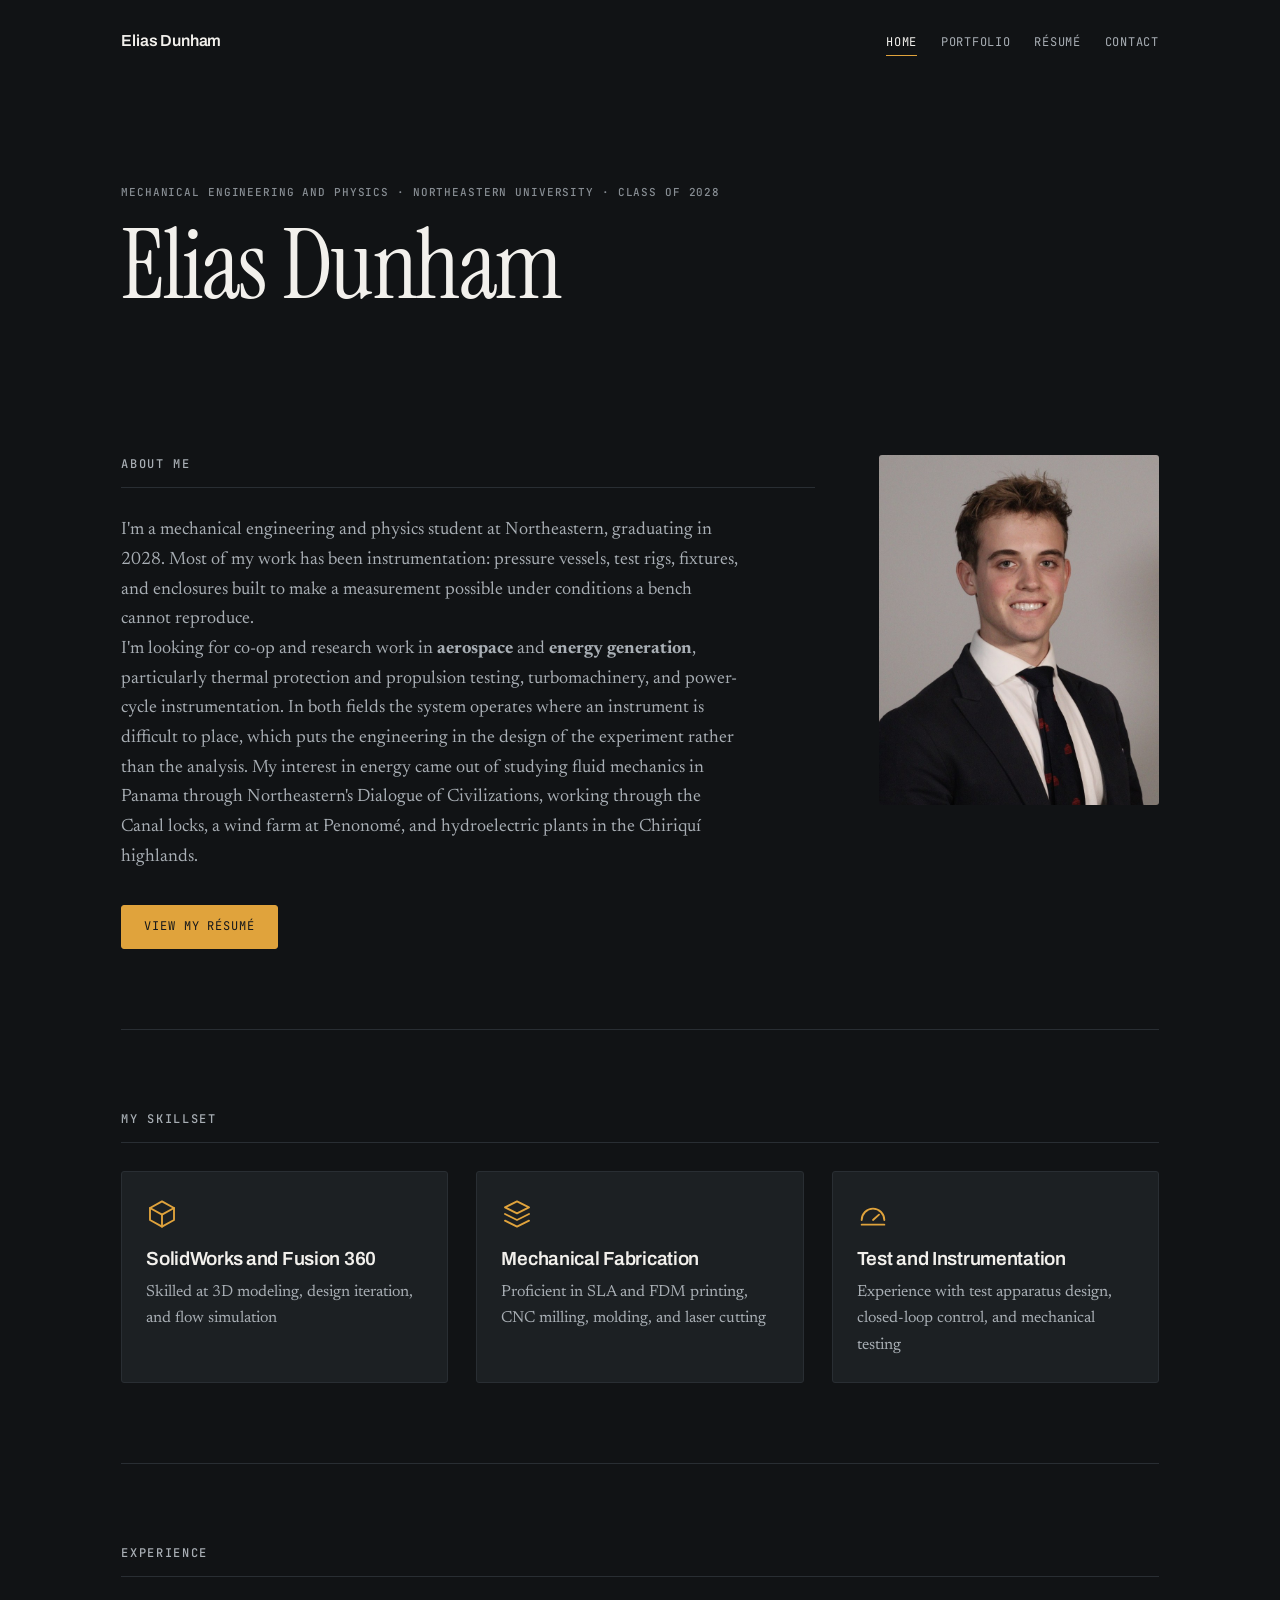
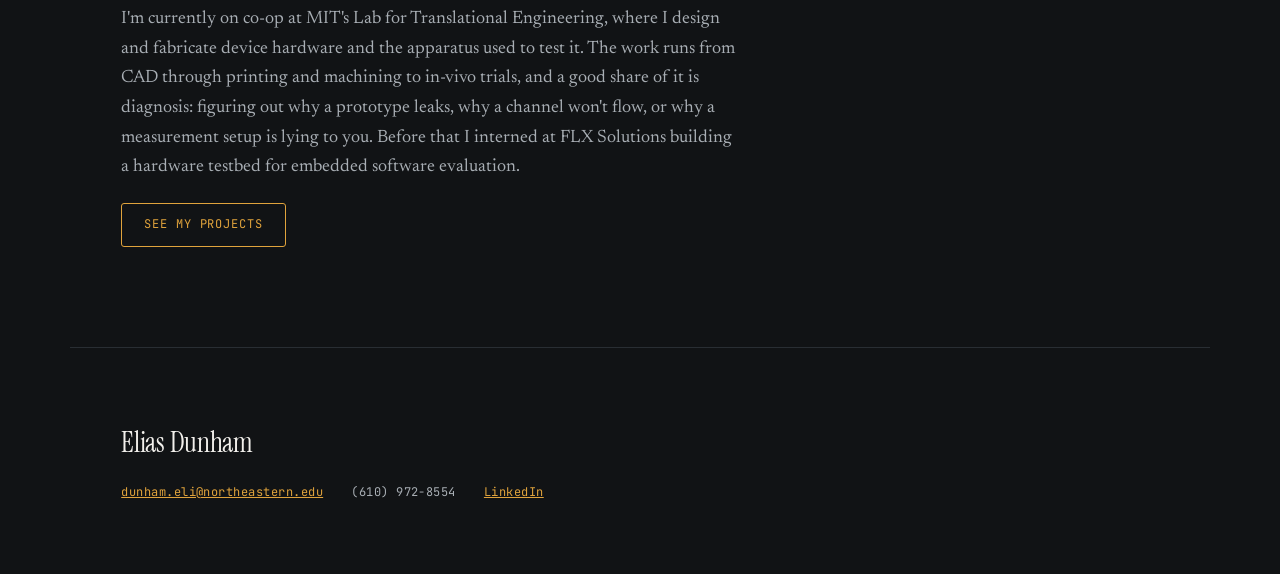
<file: index.html>
<!DOCTYPE html>
<html lang="en">
<head>
<meta charset="utf-8">
<meta name="viewport" content="width=device-width, initial-scale=1">
<title>Elias Dunham | Mechanical Engineering &amp; Physics</title>
<meta name="description" content="Elias Dunham, mechanical engineering and physics student at Northeastern University. Test apparatus design, materials characterization, and instrumentation.">
<meta name="theme-color" content="#111315">
<link rel="canonical" href="https://eliasdunham.github.io/">
<link rel="icon" href="favicon.svg" type="image/svg+xml">

<!-- Link preview cards (LinkedIn, iMessage, Slack, email, Twitter/X) -->
<meta property="og:type" content="website">
<meta property="og:site_name" content="Elias Dunham">
<meta property="og:title" content="Elias Dunham | Mechanical Engineering & Physics">
<meta property="og:description" content="Mechanical engineering and physics student at Northeastern University. Test apparatus design, materials characterization, and instrumentation.">
<meta property="og:url" content="https://eliasdunham.github.io/">
<meta property="og:image" content="https://eliasdunham.github.io/og-image.jpg">
<meta property="og:image:width" content="1200">
<meta property="og:image:height" content="630">
<meta property="og:image:alt" content="Custom high-pressure thermal testing apparatus on a lab bench">
<meta name="twitter:card" content="summary_large_image">
<meta name="twitter:title" content="Elias Dunham | Mechanical Engineering & Physics">
<meta name="twitter:description" content="Mechanical engineering and physics student at Northeastern University. Test apparatus design, materials characterization, and instrumentation.">
<meta name="twitter:image" content="https://eliasdunham.github.io/og-image.jpg">

<link rel="preconnect" href="https://fonts.googleapis.com">
<link rel="preconnect" href="https://fonts.gstatic.com" crossorigin>
<link href="https://fonts.googleapis.com/css2?family=Archivo:wght@500;600&family=Instrument+Serif:ital@0;1&family=Newsreader:ital,wght@0,400;0,500;1,400&family=JetBrains+Mono:wght@500&display=swap" rel="stylesheet">
<link rel="stylesheet" href="style.css">
</head>
<body>

<header class="topbar">
  <a class="wordmark" href="index.html">Elias Dunham</a>
  <nav aria-label="Primary">
    <a href="index.html" aria-current="page">Home</a>
    <a href="portfolio.html">Portfolio</a>
    <a href="resume.html">Résumé</a>
    <a href="contact.html">Contact</a>
  </nav>
</header>

<main>

  <section class="hero">
    <p class="eyebrow">Mechanical Engineering and Physics · Northeastern University · Class of 2028</p>
    <h1>Elias Dunham</h1>
  </section>

  <section class="band about">
    <div class="about-text">
      <h2 class="section-head">About me</h2>
      <p>
        I'm a mechanical engineering and physics student at Northeastern, graduating in 2028. Most of my
        work has been instrumentation: pressure vessels, test rigs, fixtures, and enclosures built to make
        a measurement possible under conditions a bench cannot reproduce.
      </p>
      <p>
        I'm looking for co-op and research work in <strong>aerospace</strong> and <strong>energy
        generation</strong>, particularly thermal protection and propulsion testing, turbomachinery, and
        power-cycle instrumentation. In both fields the system operates where an instrument is difficult
        to place, which puts the engineering in the design of the experiment rather than the analysis. My
        interest in energy came out of studying fluid mechanics in Panama through Northeastern's Dialogue
        of Civilizations, working through the Canal locks, a wind farm at Penonomé, and hydroelectric
        plants in the Chiriquí highlands.
      </p>
      <p class="actions">
        <a class="btn" href="resume.html">View my résumé</a>
      </p>
    </div>
    <figure class="about-portrait">
      <!-- Replace with portrait.jpg — the headshot from your current portfolio -->
      <img src="portrait.jpg" alt="Portrait of Elias Dunham">
    </figure>
  </section>

  <section class="band">
    <h2 class="section-head">My skillset</h2>
    <div class="skillset">

      <article class="skill">
        <span class="skill-icon" aria-hidden="true">
          <svg viewBox="0 0 24 24" fill="none" stroke="currentColor" stroke-width="1.4" stroke-linecap="round" stroke-linejoin="round">
            <path d="M12 2.5 21 7.5v9L12 21.5 3 16.5v-9z"/>
            <path d="M3 7.5l9 5 9-5"/>
            <path d="M12 12.5v9"/>
          </svg>
        </span>
        <h3>SolidWorks and Fusion 360</h3>
        <p>Skilled at 3D modeling, design iteration, and flow simulation</p>
      </article>

      <article class="skill">
        <span class="skill-icon" aria-hidden="true">
          <svg viewBox="0 0 24 24" fill="none" stroke="currentColor" stroke-width="1.4" stroke-linecap="round" stroke-linejoin="round">
            <path d="M12 2.5 3 7l9 4.5L21 7z"/>
            <path d="M3 12l9 4.5L21 12"/>
            <path d="M3 17l9 4.5L21 17"/>
          </svg>
        </span>
        <h3>Mechanical Fabrication</h3>
        <p>Proficient in SLA and FDM printing, CNC milling, molding, and laser cutting</p>
      </article>

      <article class="skill">
        <span class="skill-icon" aria-hidden="true">
          <svg viewBox="0 0 24 24" fill="none" stroke="currentColor" stroke-width="1.4" stroke-linecap="round" stroke-linejoin="round">
            <path d="M3.5 16.5a8.5 8.5 0 0 1 17 0"/>
            <path d="M12 16.5l4.5-4"/>
            <path d="M3.5 20h17"/>
          </svg>
        </span>
        <h3>Test and Instrumentation</h3>
        <p>Experience with test apparatus design, closed-loop control, and mechanical testing</p>
      </article>

    </div>
  </section>

  <section class="band">
    <h2 class="section-head">Experience</h2>
    <div class="prose">
      <p>
        I'm currently on co-op at MIT's Lab for Translational Engineering, where I design and fabricate
        device hardware and the apparatus used to test it. The work runs from CAD through printing and
        machining to in-vivo trials, and a good share of it is diagnosis: figuring out why a prototype
        leaks, why a channel won't flow, or why a measurement setup is lying to you. Before that I
        interned at FLX Solutions building a hardware testbed for embedded software evaluation.
      </p>
      <p class="actions">
        <a class="btn btn-quiet" href="portfolio.html">See my projects</a>
      </p>
    </div>
  </section>

</main>

<footer>
  <p class="footer-name">Elias Dunham</p>
  <p class="footer-links">
    <a href="mailto:dunham.eli@northeastern.edu">dunham.eli@northeastern.edu</a>
    <span>(610) 972-8554</span>
    <a href="https://linkedin.com/in/elias-dunham">LinkedIn</a>
  </p>
</footer>

</body>
</html>
</file>
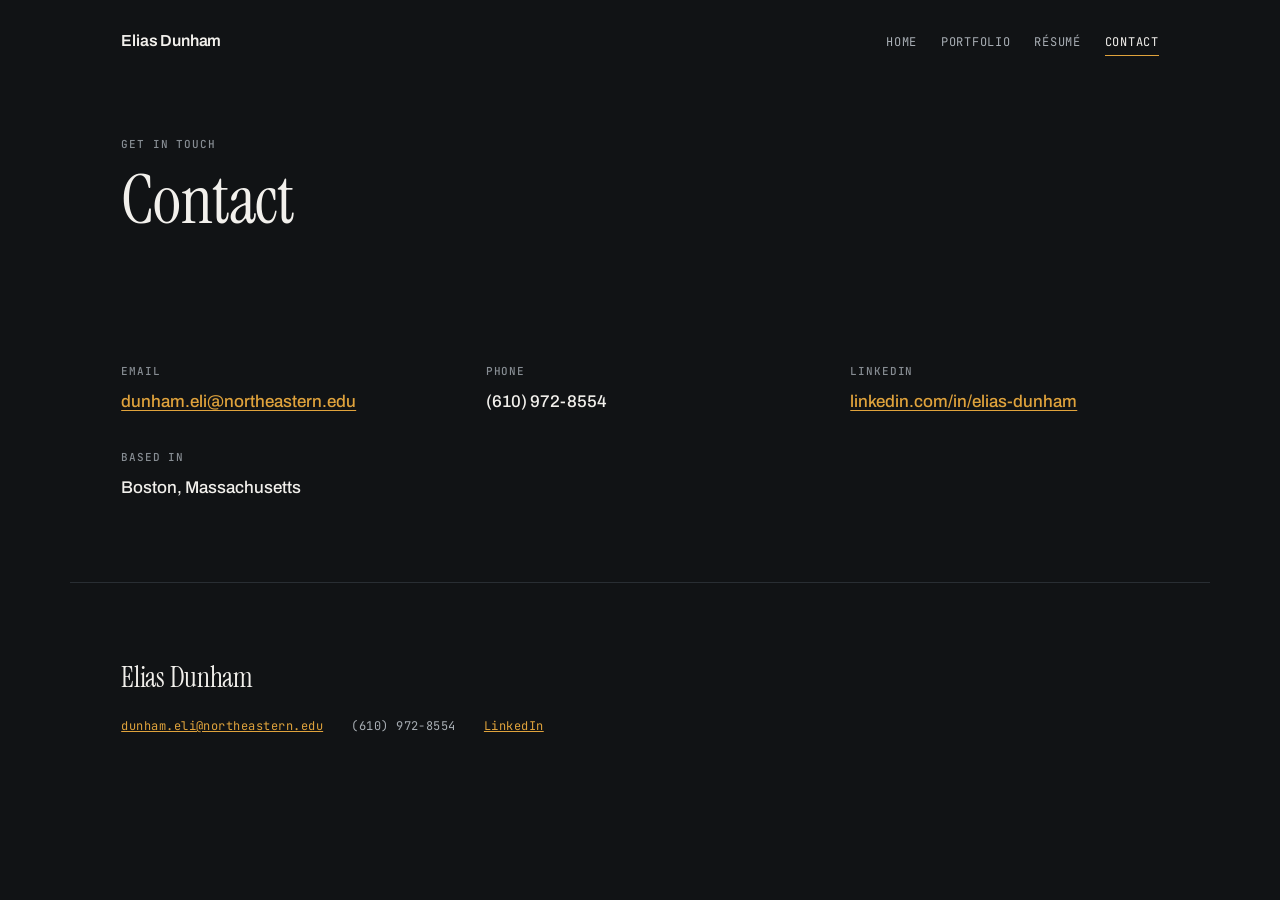
<file: contact.html>
<!DOCTYPE html>
<html lang="en">
<head>
<meta charset="utf-8">
<meta name="viewport" content="width=device-width, initial-scale=1">
<title>Contact | Elias Dunham</title>
<meta name="description" content="Contact Elias Dunham, mechanical engineering and physics student at Northeastern University.">
<meta name="theme-color" content="#111315">
<link rel="canonical" href="https://eliasdunham.github.io/contact.html">
<link rel="icon" href="favicon.svg" type="image/svg+xml">

<!-- Link preview cards (LinkedIn, iMessage, Slack, email, Twitter/X) -->
<meta property="og:type" content="website">
<meta property="og:site_name" content="Elias Dunham">
<meta property="og:title" content="Contact | Elias Dunham">
<meta property="og:description" content="Get in touch with Elias Dunham, mechanical engineering and physics student at Northeastern University.">
<meta property="og:url" content="https://eliasdunham.github.io/contact.html">
<meta property="og:image" content="https://eliasdunham.github.io/og-image.jpg">
<meta property="og:image:width" content="1200">
<meta property="og:image:height" content="630">
<meta property="og:image:alt" content="Custom high-pressure thermal testing apparatus on a lab bench">
<meta name="twitter:card" content="summary_large_image">
<meta name="twitter:title" content="Contact | Elias Dunham">
<meta name="twitter:description" content="Get in touch with Elias Dunham, mechanical engineering and physics student at Northeastern University.">
<meta name="twitter:image" content="https://eliasdunham.github.io/og-image.jpg">

<link rel="preconnect" href="https://fonts.googleapis.com">
<link rel="preconnect" href="https://fonts.gstatic.com" crossorigin>
<link href="https://fonts.googleapis.com/css2?family=Archivo:wght@500;600&family=Instrument+Serif:ital@0;1&family=Newsreader:ital,wght@0,400;0,500;1,400&family=JetBrains+Mono:wght@500&display=swap" rel="stylesheet">
<link rel="stylesheet" href="style.css">
</head>
<body>

<header class="topbar">
  <a class="wordmark" href="index.html">Elias Dunham</a>
  <nav aria-label="Primary">
    <a href="index.html">Home</a>
    <a href="portfolio.html">Portfolio</a>
    <a href="resume.html">Résumé</a>
    <a href="contact.html" aria-current="page">Contact</a>
  </nav>
</header>

<main>

  <section class="page-head">
    <p class="eyebrow">Get in touch</p>
    <h1>Contact</h1>
  </section>

  <section class="band">
    <dl class="contact-list">
      <div>
        <dt>Email</dt>
        <dd><a href="mailto:dunham.eli@northeastern.edu">dunham.eli@northeastern.edu</a></dd>
      </div>
      <div>
        <dt>Phone</dt>
        <dd>(610) 972-8554</dd>
      </div>
      <div>
        <dt>LinkedIn</dt>
        <dd><a href="https://linkedin.com/in/elias-dunham">linkedin.com/in/elias-dunham</a></dd>
      </div>
      <div>
        <dt>Based in</dt>
        <dd>Boston, Massachusetts</dd>
      </div>
    </dl>
  </section>

</main>

<footer>
  <p class="footer-name">Elias Dunham</p>
  <p class="footer-links">
    <a href="mailto:dunham.eli@northeastern.edu">dunham.eli@northeastern.edu</a>
    <span>(610) 972-8554</span>
    <a href="https://linkedin.com/in/elias-dunham">LinkedIn</a>
  </p>
</footer>

</body>
</html>
</file>
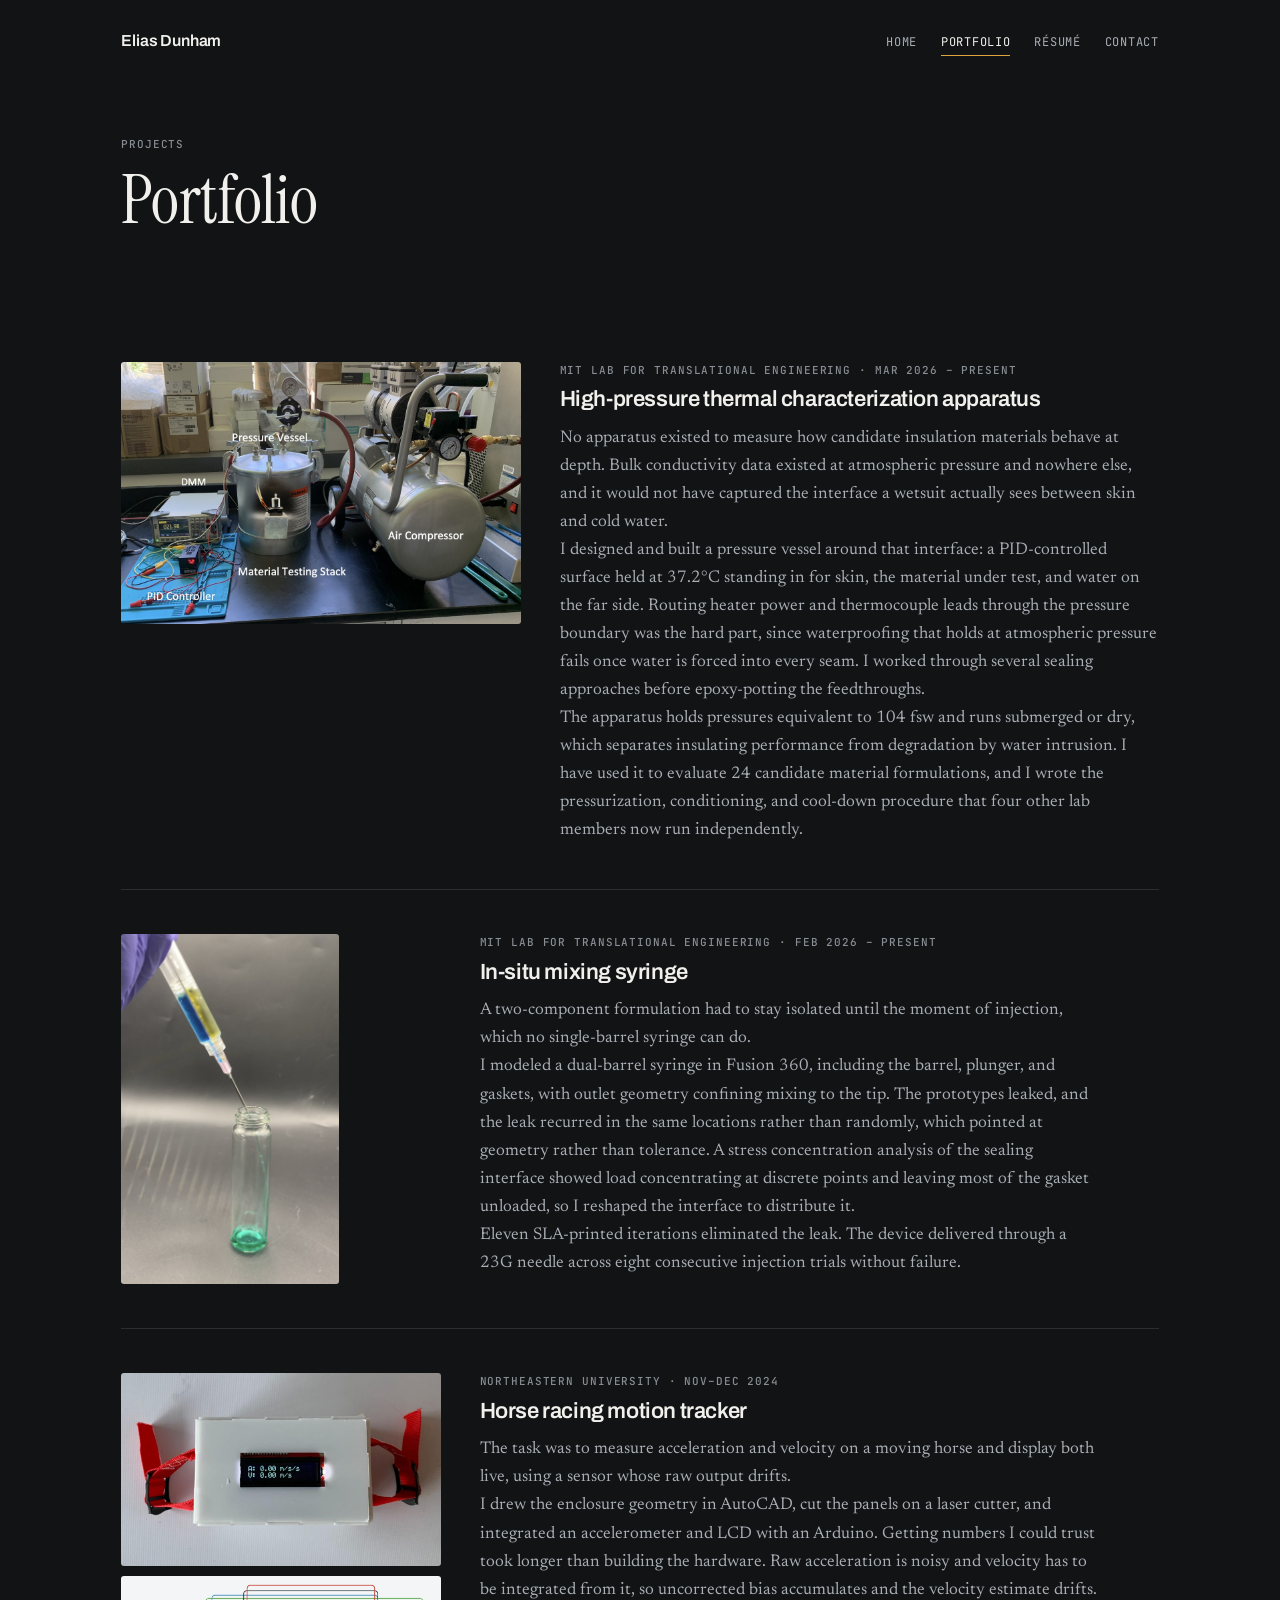
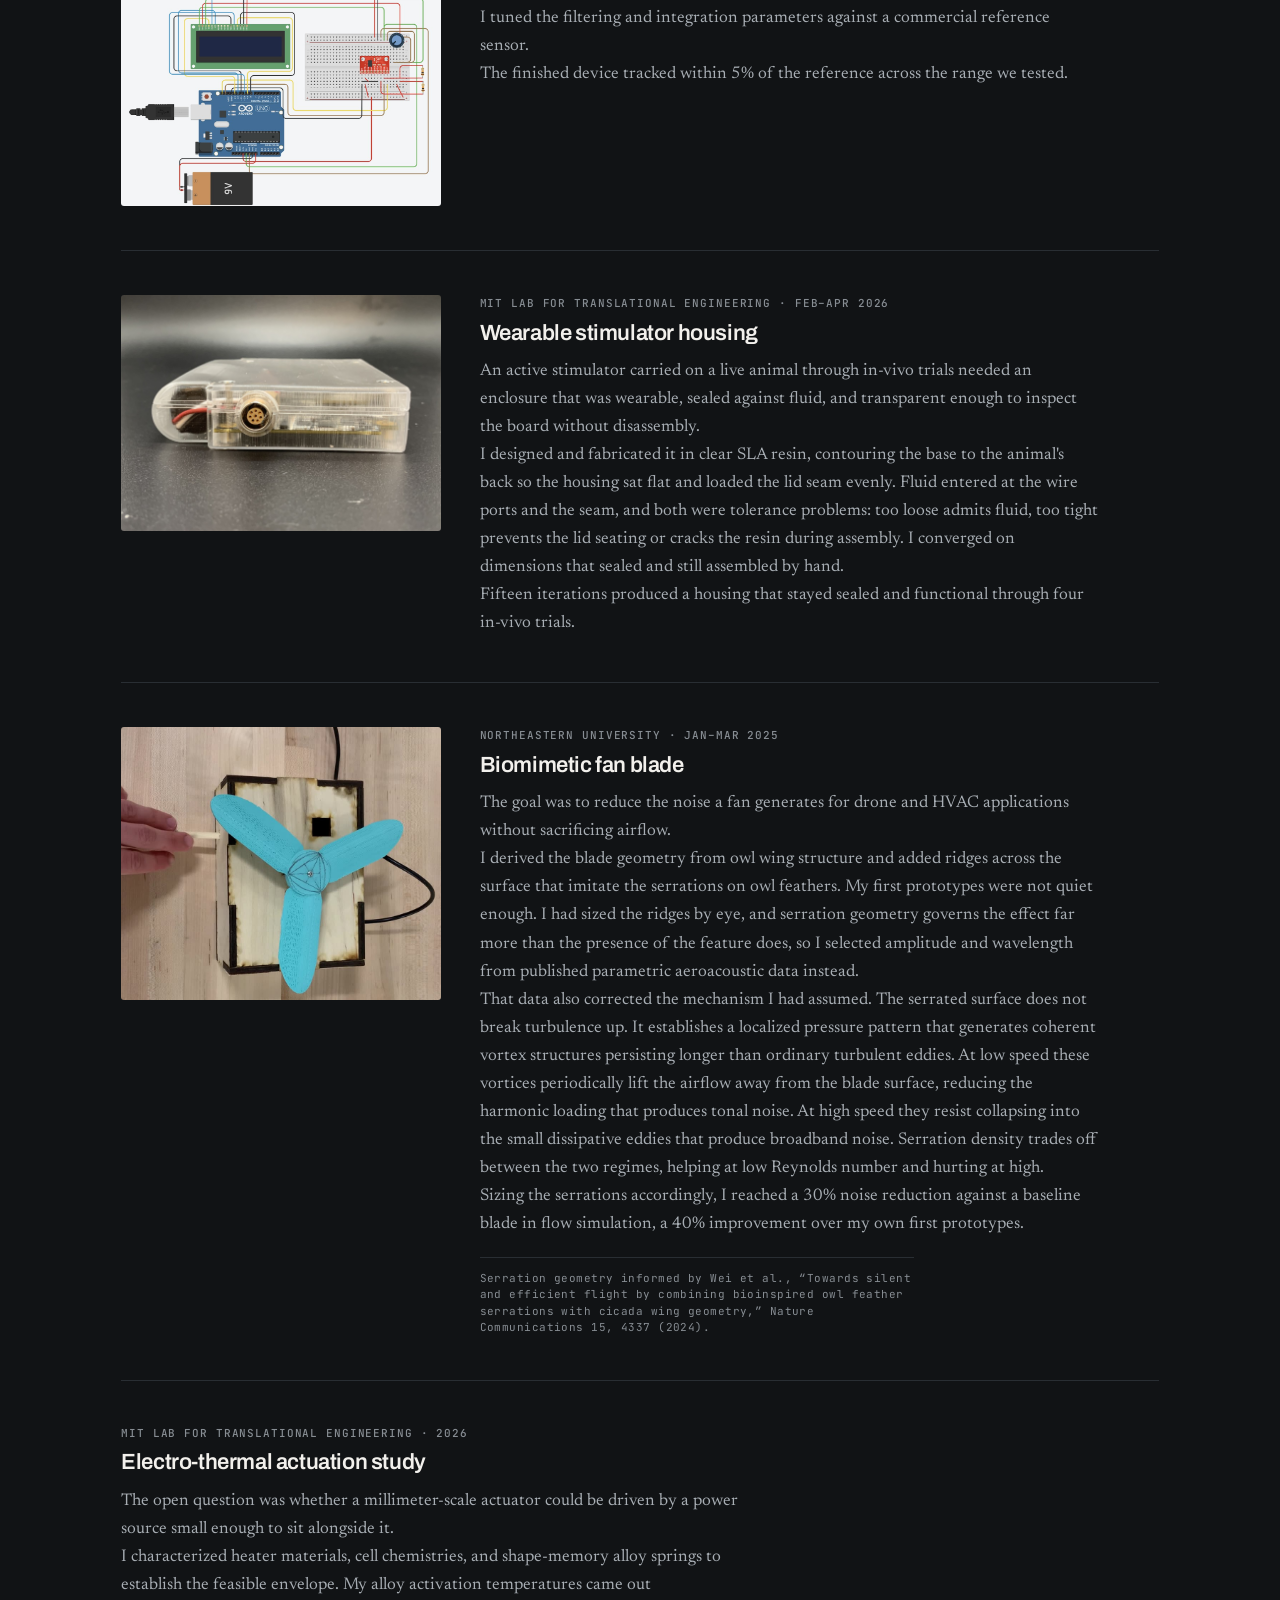
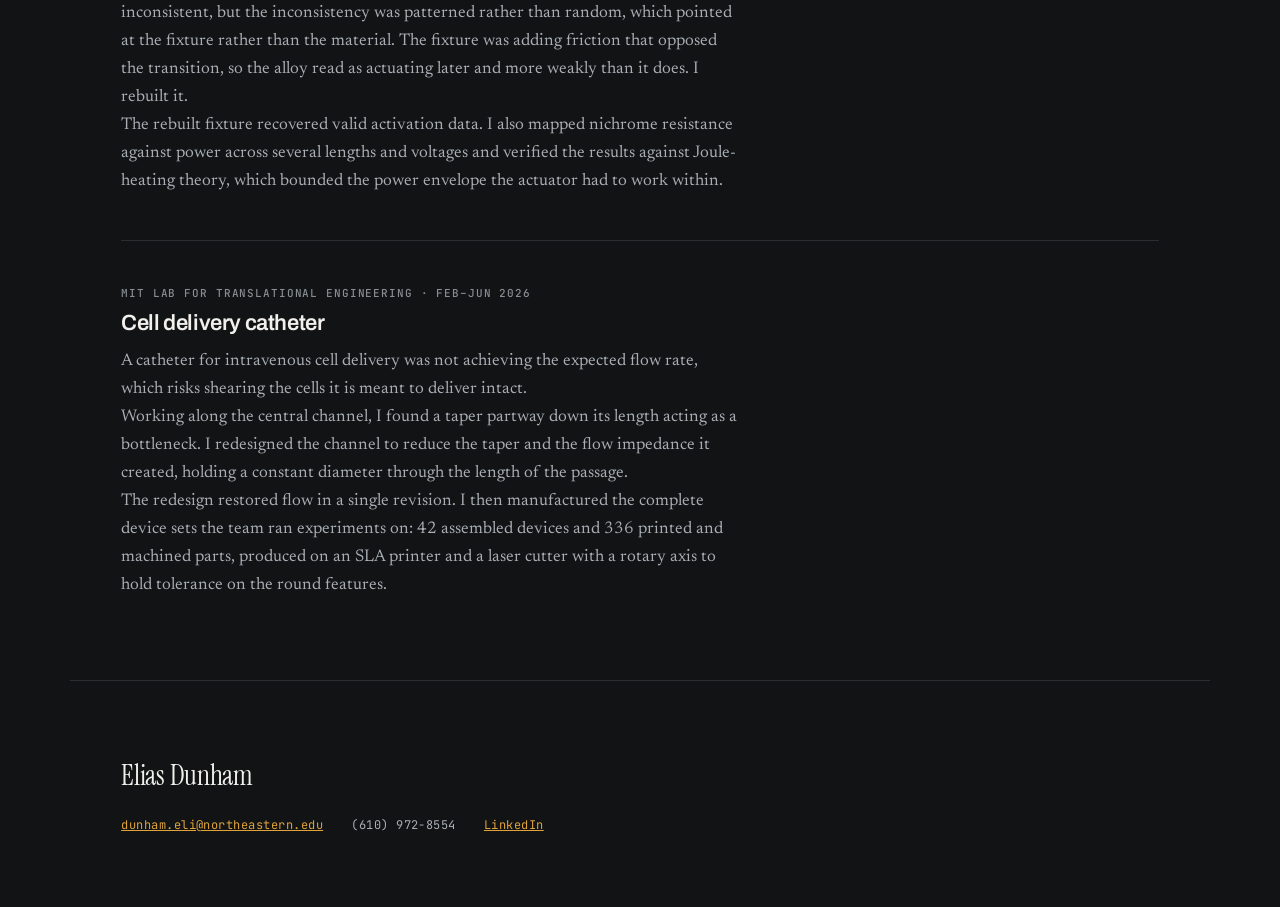
<file: portfolio.html>
<!DOCTYPE html>
<html lang="en">
<head>
<meta charset="utf-8">
<meta name="viewport" content="width=device-width, initial-scale=1">
<title>Portfolio | Elias Dunham</title>
<meta name="description" content="Engineering projects: high-pressure thermal test apparatus, medical device design, actuation studies, and instrumentation.">
<meta name="theme-color" content="#111315">
<link rel="canonical" href="https://eliasdunham.github.io/portfolio.html">
<link rel="icon" href="favicon.svg" type="image/svg+xml">

<meta property="og:type" content="website">
<meta property="og:site_name" content="Elias Dunham">
<meta property="og:title" content="Portfolio | Elias Dunham">
<meta property="og:description" content="Engineering projects: high-pressure thermal test apparatus, medical device design, actuation studies, and instrumentation.">
<meta property="og:url" content="https://eliasdunham.github.io/portfolio.html">
<meta property="og:image" content="https://eliasdunham.github.io/og-image.jpg">
<meta property="og:image:width" content="1200">
<meta property="og:image:height" content="630">
<meta property="og:image:alt" content="Custom high-pressure thermal testing apparatus on a lab bench">
<meta name="twitter:card" content="summary_large_image">
<meta name="twitter:title" content="Portfolio | Elias Dunham">
<meta name="twitter:description" content="Engineering projects: high-pressure thermal test apparatus, medical device design, actuation studies, and instrumentation.">
<meta name="twitter:image" content="https://eliasdunham.github.io/og-image.jpg">

<link rel="preconnect" href="https://fonts.googleapis.com">
<link rel="preconnect" href="https://fonts.gstatic.com" crossorigin>
<link href="https://fonts.googleapis.com/css2?family=Archivo:wght@500;600&family=Instrument+Serif:ital@0;1&family=Newsreader:ital,wght@0,400;0,500;1,400&family=JetBrains+Mono:wght@500&display=swap" rel="stylesheet">
<link rel="stylesheet" href="style.css">
</head>
<body>

<header class="topbar">
  <a class="wordmark" href="index.html">Elias Dunham</a>
  <nav aria-label="Primary">
    <a href="index.html">Home</a>
    <a href="portfolio.html" aria-current="page">Portfolio</a>
    <a href="resume.html">Résumé</a>
    <a href="contact.html">Contact</a>
  </nav>
</header>

<main>

  <section class="page-head">
    <p class="eyebrow">Projects</p>
    <h1>Portfolio</h1>
  </section>

  <!-- ============================================================
       IMAGE SIZING — three knobs, all optional.

       --w   on <div class="media">   image width inside the column.
                                      Default 100%. Use to shrink a
                                      photo so objects read at a
                                      sensible relative scale.
             e.g. <div class="media" style="--w: 200px">

       --col on <article class="proj"> width of the whole image column
                                       for that project only. Use when
                                       one photo needs to be LARGER
                                       than the 320px default.
             e.g. <article class="proj" style="--col: 440px">

       --h   on <div class="media side"> sets height instead of width.
                                        For tall photos. Images sit
                                        side by side at equal height.

       The global default column width is --media-w in style.css.
       ============================================================ -->
  <section class="band">

    <article class="proj" style="--col: 400px">
      <div class="media">
        <img src="thermal-rig.jpg" alt="Custom high-pressure thermal testing apparatus with labeled pressure vessel, air compressor, digital multimeter, and PID controller">
      </div>
      <div class="proj-body">
        <p class="eyebrow">MIT Lab for Translational Engineering · Mar 2026 – Present</p>
        <h2>High-pressure thermal characterization apparatus</h2>
        <p>
          No apparatus existed to measure how candidate insulation materials behave at depth. Bulk
          conductivity data existed at atmospheric pressure and nowhere else, and it would not have
          captured the interface a wetsuit actually sees between skin and cold water.
        </p>
        <p>
          I designed and built a pressure vessel around that interface: a PID-controlled surface held at
          37.2°C standing in for skin, the material under test, and water on the far side. Routing heater
          power and thermocouple leads through the pressure boundary was the hard part, since
          waterproofing that holds at atmospheric pressure fails once water is forced into every seam. I
          worked through several sealing approaches before epoxy-potting the feedthroughs.
        </p>
        <p>
          The apparatus holds pressures equivalent to 104 fsw and runs submerged or dry, which separates
          insulating performance from degradation by water intrusion. I have used it to evaluate 24
          candidate material formulations, and I wrote the pressurization, conditioning, and cool-down
          procedure that four other lab members now run independently.
        </p>
      </div>
    </article>

    <article class="proj">
      <div class="media side" style="--h: 350px">
        <img src="mixing-syringe.jpg" alt="Dual-barrel syringe dispensing combined green fluid into a glass vial while the blue and yellow components stay separate in the barrel">
      </div>
      <div class="proj-body">
        <p class="eyebrow">MIT Lab for Translational Engineering · Feb 2026 – Present</p>
        <h2>In-situ mixing syringe</h2>
        <p>
          A two-component formulation had to stay isolated until the moment of injection, which no
          single-barrel syringe can do.
        </p>
        <p>
          I modeled a dual-barrel syringe in Fusion 360, including the barrel, plunger, and gaskets, with
          outlet geometry confining mixing to the tip. The prototypes leaked, and the leak recurred in the
          same locations rather than randomly, which pointed at geometry rather than tolerance. A stress
          concentration analysis of the sealing interface showed load concentrating at discrete points and
          leaving most of the gasket unloaded, so I reshaped the interface to distribute it.
        </p>
        <p>
          Eleven SLA-printed iterations eliminated the leak. The device delivered through a 23G needle
          across eight consecutive injection trials without failure.
        </p>
      </div>
    </article>

    <article class="proj">
      <div class="media">
        <img src="motion-tracker.jpg" alt="Assembled horse racing motion tracker displaying live acceleration and velocity readings on an LCD">
        <img src="motion-tracker-circuit.jpg" alt="Wiring diagram of the motion tracker: Arduino Uno, accelerometer breakout on a breadboard, 16x2 LCD, potentiometer, and 9V supply">
      </div>
      <div class="proj-body">
        <p class="eyebrow">Northeastern University · Nov–Dec 2024</p>
        <h2>Horse racing motion tracker</h2>
        <p>
          The task was to measure acceleration and velocity on a moving horse and display both live,
          using a sensor whose raw output drifts.
        </p>
        <p>
          I drew the enclosure geometry in AutoCAD, cut the panels on a laser cutter, and integrated an
          accelerometer and LCD with an Arduino. Getting numbers I could trust took longer than building
          the hardware. Raw acceleration is noisy and velocity has to be integrated from it, so
          uncorrected bias accumulates and the velocity estimate drifts. I tuned the filtering and
          integration parameters against a commercial reference sensor.
        </p>
        <p>
          The finished device tracked within 5% of the reference across the range we tested.
        </p>
      </div>
    </article>

    <article class="proj">
      <div class="media">
        <img src="housing.jpg" alt="Clear resin electronics housing with a sealed multi-pin wire port and snap-fit lid">
      </div>
      <div class="proj-body">
        <p class="eyebrow">MIT Lab for Translational Engineering · Feb–Apr 2026</p>
        <h2>Wearable stimulator housing</h2>
        <p>
          An active stimulator carried on a live animal through in-vivo trials needed an enclosure that
          was wearable, sealed against fluid, and transparent enough to inspect the board without
          disassembly.
        </p>
        <p>
          I designed and fabricated it in clear SLA resin, contouring the base to the animal's back so the
          housing sat flat and loaded the lid seam evenly. Fluid entered at the wire ports and the seam,
          and both were tolerance problems: too loose admits fluid, too tight prevents the lid seating or
          cracks the resin during assembly. I converged on dimensions that sealed and still assembled by
          hand.
        </p>
        <p>
          Fifteen iterations produced a housing that stayed sealed and functional through four in-vivo
          trials.
        </p>
      </div>
    </article>

    <article class="proj">
      <div class="media">
        <video src="fan-test.mp4" poster="fan-test-poster.jpg"
               autoplay loop muted playsinline preload="metadata"
               aria-label="The biomimetic fan blade running on its laser-cut test housing"></video>
      </div>
      <div class="proj-body">
        <p class="eyebrow">Northeastern University · Jan–Mar 2025</p>
        <h2>Biomimetic fan blade</h2>
        <p>
          The goal was to reduce the noise a fan generates for drone and HVAC applications without
          sacrificing airflow.
        </p>
        <p>
          I derived the blade geometry from owl wing structure and added ridges across the surface that
          imitate the serrations on owl feathers. My first prototypes were not quiet enough. I had sized
          the ridges by eye, and serration geometry governs the effect far more than the presence of the
          feature does, so I selected amplitude and wavelength from published parametric aeroacoustic
          data instead.
        </p>
        <p>
          That data also corrected the mechanism I had assumed. The serrated surface does not break
          turbulence up. It establishes a localized pressure pattern that generates coherent vortex
          structures persisting longer than ordinary turbulent eddies. At low speed these vortices
          periodically lift the airflow away from the blade surface, reducing the harmonic loading that
          produces tonal noise. At high speed they resist collapsing into the small dissipative eddies
          that produce broadband noise. Serration density trades off between the two regimes, helping at
          low Reynolds number and hurting at high.
        </p>
        <p>
          Sizing the serrations accordingly, I reached a 30% noise reduction against a baseline blade in
          flow simulation, a 40% improvement over my own first prototypes.
        </p>
        <p class="proj-note">
          Serration geometry informed by Wei et al., “Towards silent and efficient flight by combining
          bioinspired owl feather serrations with cicada wing geometry,” Nature Communications 15, 4337
          (2024).
        </p>
      </div>
    </article>

    <article class="proj proj-wide">
      <div class="proj-body">
        <p class="eyebrow">MIT Lab for Translational Engineering · 2026</p>
        <h2>Electro-thermal actuation study</h2>
        <p>
          The open question was whether a millimeter-scale actuator could be driven by a power source
          small enough to sit alongside it.
        </p>
        <p>
          I characterized heater materials, cell chemistries, and shape-memory alloy springs to establish
          the feasible envelope. My alloy activation temperatures came out inconsistent, but the
          inconsistency was patterned rather than random, which pointed at the fixture rather than the
          material. The fixture was adding friction that opposed the transition, so the alloy read as
          actuating later and more weakly than it does. I rebuilt it.
        </p>
        <p>
          The rebuilt fixture recovered valid activation data. I also mapped nichrome resistance against
          power across several lengths and voltages and verified the results against Joule-heating
          theory, which bounded the power envelope the actuator had to work within.
        </p>
      </div>
    </article>

    <article class="proj proj-wide">
      <div class="proj-body">
        <p class="eyebrow">MIT Lab for Translational Engineering · Feb–Jun 2026</p>
        <h2>Cell delivery catheter</h2>
        <p>
          A catheter for intravenous cell delivery was not achieving the expected flow rate, which risks
          shearing the cells it is meant to deliver intact.
        </p>
        <p>
          Working along the central channel, I found a taper partway down its length acting as a
          bottleneck. I redesigned the channel to reduce the taper and the flow impedance it created,
          holding a constant diameter through the length of the passage.
        </p>
        <p>
          The redesign restored flow in a single revision. I then manufactured the complete device sets
          the team ran experiments on: 42 assembled devices and 336 printed and machined parts, produced
          on an SLA printer and a laser cutter with a rotary axis to hold tolerance on the round features.
        </p>
      </div>
    </article>

  </section>

</main>

<footer>
  <p class="footer-name">Elias Dunham</p>
  <p class="footer-links">
    <a href="mailto:dunham.eli@northeastern.edu">dunham.eli@northeastern.edu</a>
    <span>(610) 972-8554</span>
    <a href="https://linkedin.com/in/elias-dunham">LinkedIn</a>
  </p>
</footer>


<script>
if (window.matchMedia('(prefers-reduced-motion: reduce)').matches) {
  document.querySelectorAll('video[autoplay]').forEach(function (v) {
    v.removeAttribute('autoplay');
    v.setAttribute('controls', '');
    v.pause();
  });
}
</script>
</body>
</html>
</file>
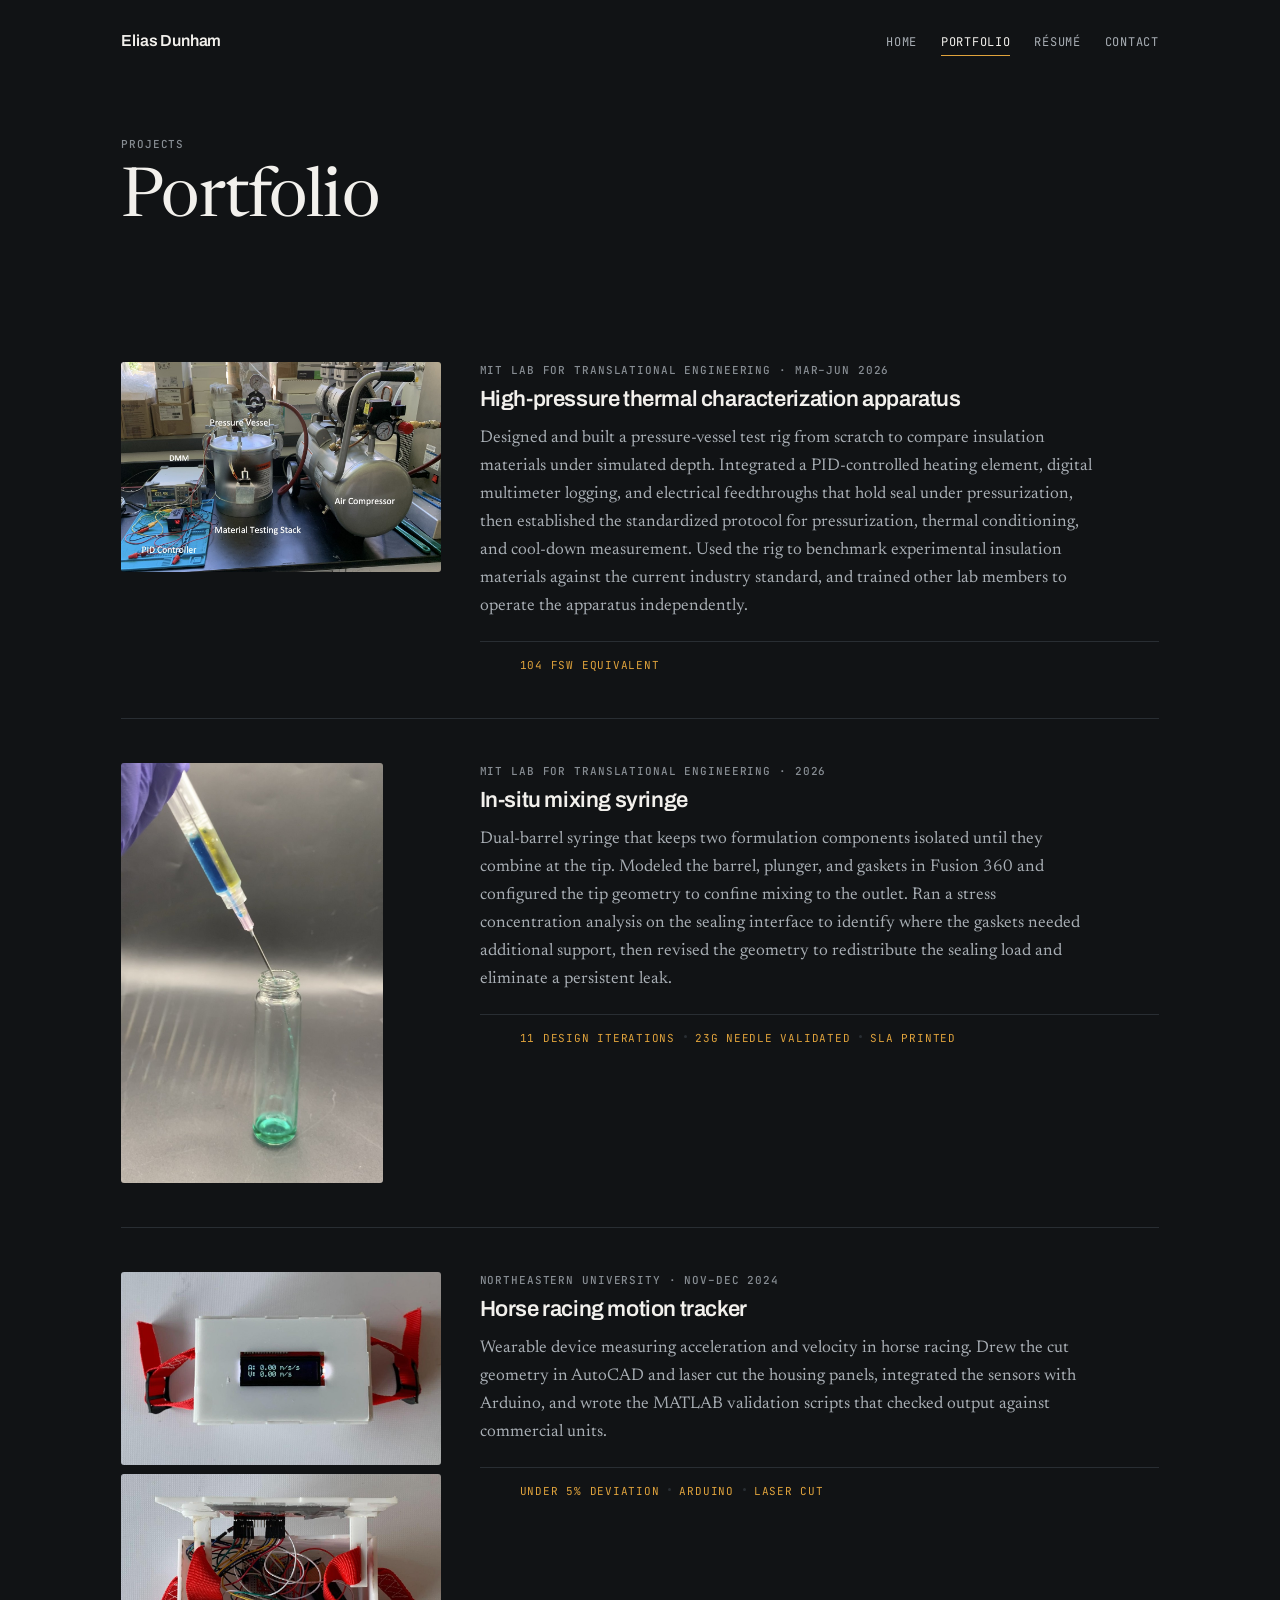
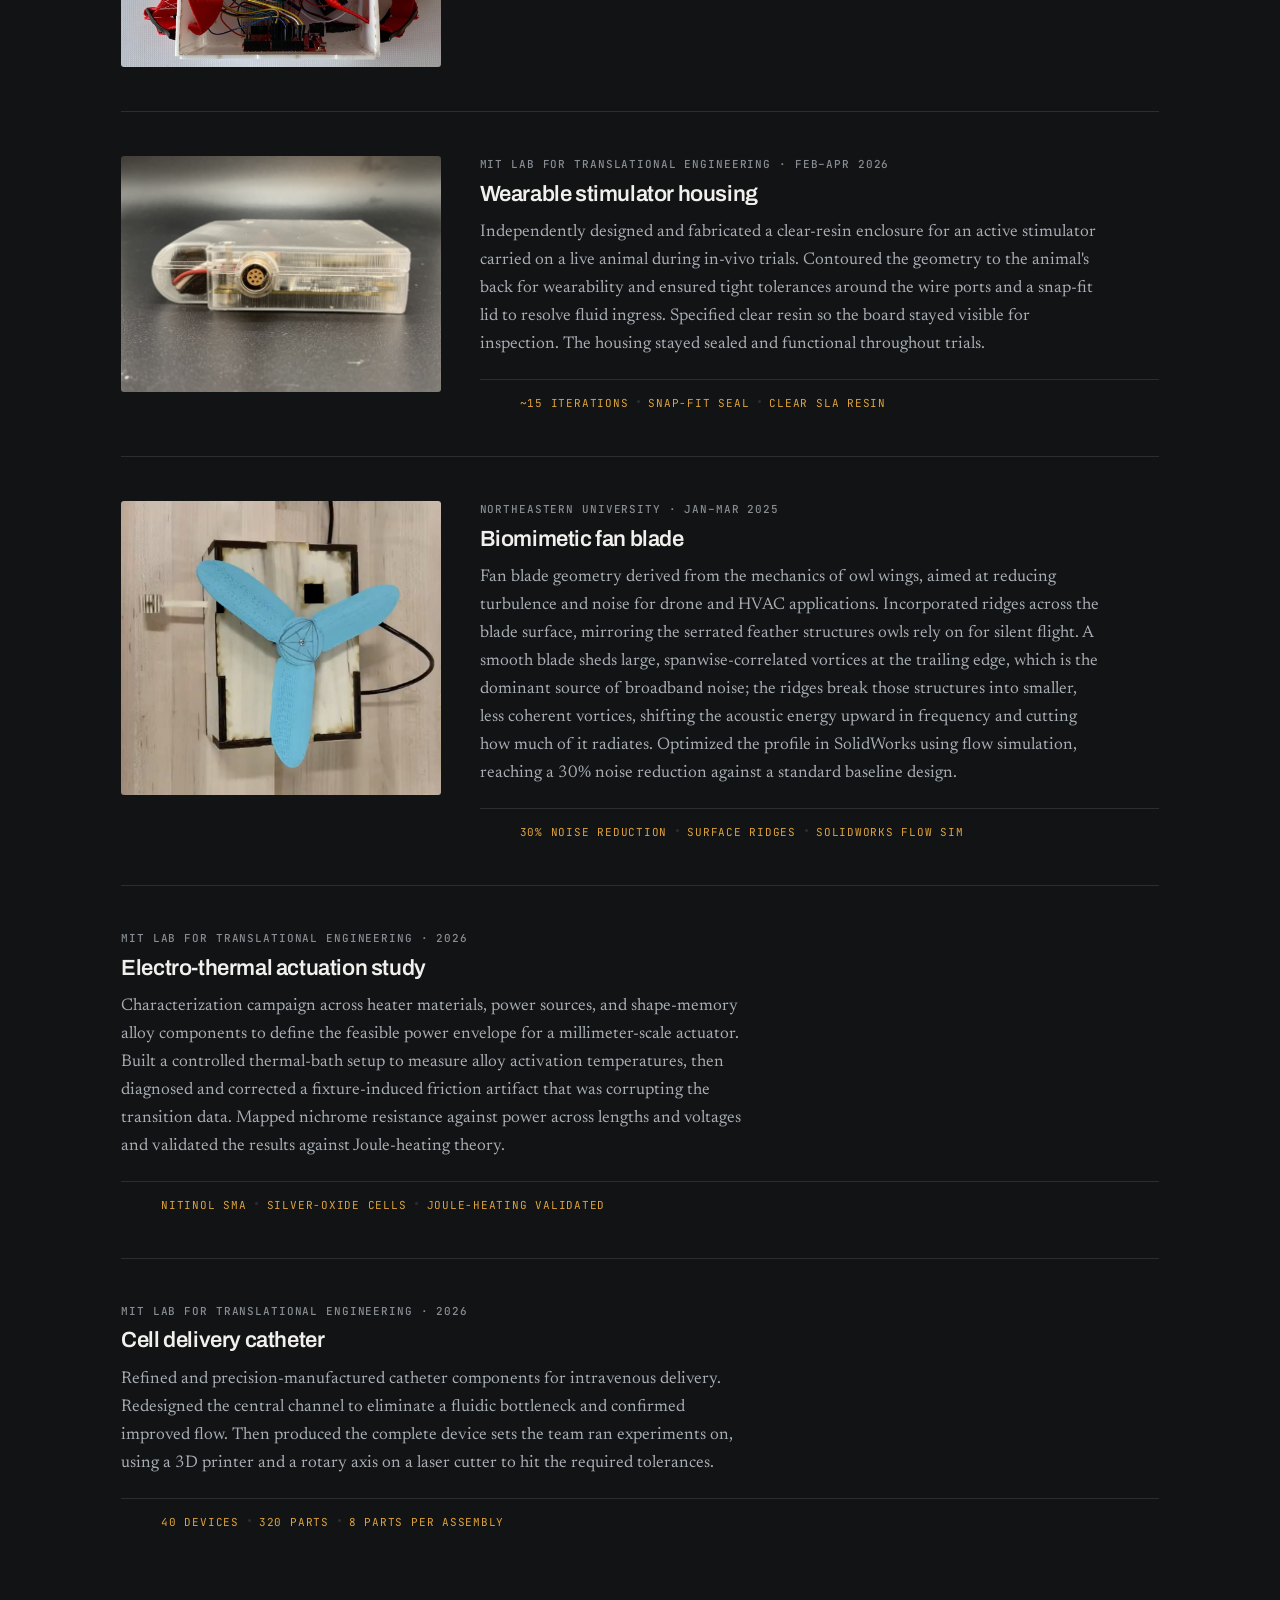
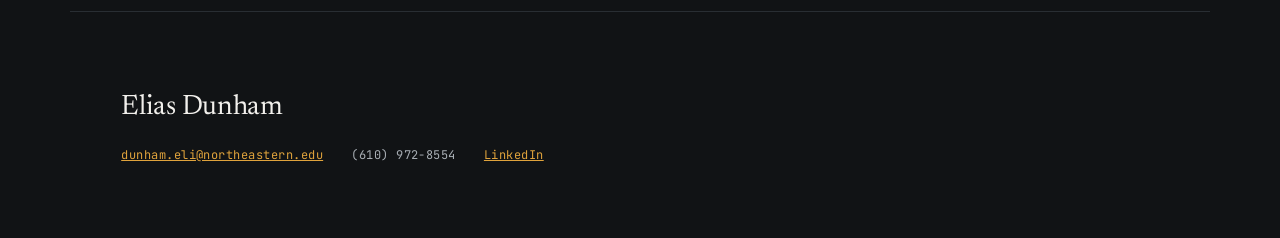
<file: portfolio_3.html>
<!DOCTYPE html>
<html lang="en">
<head>
<meta charset="utf-8">
<meta name="viewport" content="width=device-width, initial-scale=1">
<title>Portfolio | Elias Dunham</title>
<meta name="description" content="Engineering projects: high-pressure thermal test apparatus, medical device design, actuation studies, and instrumentation.">
<meta name="theme-color" content="#111315">
<link rel="canonical" href="https://eliasdunham.github.io/portfolio.html">
<link rel="icon" href="favicon.svg" type="image/svg+xml">

<meta property="og:type" content="website">
<meta property="og:site_name" content="Elias Dunham">
<meta property="og:title" content="Portfolio | Elias Dunham">
<meta property="og:description" content="Engineering projects: high-pressure thermal test apparatus, medical device design, actuation studies, and instrumentation.">
<meta property="og:url" content="https://eliasdunham.github.io/portfolio.html">
<meta property="og:image" content="https://eliasdunham.github.io/og-image.jpg">
<meta property="og:image:width" content="1200">
<meta property="og:image:height" content="630">
<meta property="og:image:alt" content="Custom high-pressure thermal testing apparatus on a lab bench">
<meta name="twitter:card" content="summary_large_image">
<meta name="twitter:title" content="Portfolio | Elias Dunham">
<meta name="twitter:description" content="Engineering projects: high-pressure thermal test apparatus, medical device design, actuation studies, and instrumentation.">
<meta name="twitter:image" content="https://eliasdunham.github.io/og-image.jpg">

<link rel="preconnect" href="https://fonts.googleapis.com">
<link rel="preconnect" href="https://fonts.gstatic.com" crossorigin>
<link href="https://fonts.googleapis.com/css2?family=Archivo:wght@500;600&family=Newsreader:ital,wght@0,400;0,500;1,400&family=JetBrains+Mono:wght@500&display=swap" rel="stylesheet">
<link rel="stylesheet" href="style.css">
</head>
<body>

<header class="topbar">
  <a class="wordmark" href="index.html">Elias Dunham</a>
  <nav aria-label="Primary">
    <a href="index.html">Home</a>
    <a href="portfolio.html" aria-current="page">Portfolio</a>
    <a href="resume.html">Résumé</a>
    <a href="contact.html">Contact</a>
  </nav>
</header>

<main>

  <section class="page-head">
    <p class="eyebrow">Projects</p>
    <h1>Portfolio</h1>
  </section>

  <!-- ============================================================
       IMAGE SIZING — three knobs, all optional.

       --w   on <div class="media">   image width inside the column.
                                      Default 100%. Use to shrink a
                                      photo so objects read at a
                                      sensible relative scale.
             e.g. <div class="media" style="--w: 200px">

       --col on <article class="proj"> width of the whole image column
                                       for that project only. Use when
                                       one photo needs to be LARGER
                                       than the 320px default.
             e.g. <article class="proj" style="--col: 440px">

       --h   on <div class="media side"> sets height instead of width.
                                        For tall photos. Images sit
                                        side by side at equal height.

       The global default column width is --media-w in style.css.
       ============================================================ -->
  <section class="band">

    <article class="proj">
      <div class="media">
        <img src="thermal-rig.jpg" alt="Custom high-pressure thermal testing apparatus with labeled pressure vessel, air compressor, digital multimeter, and PID controller">
      </div>
      <div class="proj-body">
        <p class="eyebrow">MIT Lab for Translational Engineering · Mar–Jun 2026</p>
        <h2>High-pressure thermal characterization apparatus</h2>
        <p>
          Designed and built a pressure-vessel test rig from scratch to compare insulation materials
          under simulated depth. Integrated a PID-controlled heating element, digital multimeter
          logging, and electrical feedthroughs that hold seal under pressurization, then established
          the standardized protocol for pressurization, thermal conditioning, and cool-down
          measurement. Used the rig to benchmark experimental insulation materials against the current
          industry standard, and trained other lab members to operate the apparatus independently.
        </p>
        <ul class="spec">
          <li>104 fsw equivalent</li>
        </ul>
      </div>
    </article>

    <article class="proj">
      <div class="media side" style="--h: 420px">
        <img src="mixing-syringe.jpg" alt="Dual-barrel syringe dispensing combined green fluid into a glass vial while the blue and yellow components stay separate in the barrel">
      </div>
      <div class="proj-body">
        <p class="eyebrow">MIT Lab for Translational Engineering · 2026</p>
        <h2>In-situ mixing syringe</h2>
        <p>
          Dual-barrel syringe that keeps two formulation components isolated until they combine at the
          tip. Modeled the barrel, plunger, and gaskets in Fusion 360 and configured the tip geometry
          to confine mixing to the outlet. Ran a stress concentration analysis on the sealing interface
          to identify where the gaskets needed additional support, then revised the geometry to
          redistribute the sealing load and eliminate a persistent leak.
        </p>
        <ul class="spec">
          <li>11 design iterations</li>
          <li>23G needle validated</li>
          <li>SLA printed</li>
        </ul>
      </div>
    </article>

    <article class="proj">
      <div class="media">
        <img src="motion-tracker.jpg" alt="Assembled horse racing motion tracker displaying live acceleration and velocity readings on an LCD">
        <img src="motion-tracker-2.jpg" alt="Interior of the motion tracker showing the microcontroller, breadboard, and sensor wiring">
      </div>
      <div class="proj-body">
        <p class="eyebrow">Northeastern University · Nov–Dec 2024</p>
        <h2>Horse racing motion tracker</h2>
        <p>
          Wearable device measuring acceleration and velocity in horse racing. Drew the cut geometry in
          AutoCAD and laser cut the housing panels, integrated the sensors with Arduino, and wrote the
          MATLAB validation scripts that checked output against commercial units.
        </p>
        <ul class="spec">
          <li>Under 5% deviation</li>
          <li>Arduino</li>
          <li>Laser cut</li>
        </ul>
      </div>
    </article>

    <article class="proj">
      <div class="media">
        <img src="housing.jpg" alt="Clear resin electronics housing with a sealed multi-pin wire port and snap-fit lid">
      </div>
      <div class="proj-body">
        <p class="eyebrow">MIT Lab for Translational Engineering · Feb–Apr 2026</p>
        <h2>Wearable stimulator housing</h2>
        <p>
          Independently designed and fabricated a clear-resin enclosure for an active stimulator carried
          on a live animal during in-vivo trials. Contoured the geometry to the animal's back for
          wearability and ensured tight tolerances around the wire ports and a snap-fit lid to resolve
          fluid ingress. Specified clear resin so the board stayed visible for inspection. The housing
          stayed sealed and functional throughout trials.
        </p>
        <ul class="spec">
          <li>~15 iterations</li>
          <li>Snap-fit seal</li>
          <li>Clear SLA resin</li>
        </ul>
      </div>
    </article>

    <article class="proj">
      <div class="media">
        <img src="fan-blade.jpg" alt="Three-bladed biomimetic fan mounted on a laser-cut test housing">
      </div>
      <div class="proj-body">
        <p class="eyebrow">Northeastern University · Jan–Mar 2025</p>
        <h2>Biomimetic fan blade</h2>
        <p>
          Fan blade geometry derived from the mechanics of owl wings, aimed at reducing turbulence and
          noise for drone and HVAC applications. Incorporated ridges across the blade surface, mirroring
          the serrated feather structures owls rely on for silent flight. A smooth blade sheds large,
          spanwise-correlated vortices at the trailing edge, which is the dominant source of broadband
          noise; the ridges break those structures into smaller, less coherent vortices, shifting the
          acoustic energy upward in frequency and cutting how much of it radiates. Optimized the profile
          in SolidWorks using flow simulation, reaching a 30% noise reduction against a standard baseline
          design.
        </p>
        <ul class="spec">
          <li>30% noise reduction</li>
          <li>Surface ridges</li>
          <li>SolidWorks flow sim</li>
        </ul>
      </div>
    </article>

    <article class="proj proj-wide">
      <div class="proj-body">
        <p class="eyebrow">MIT Lab for Translational Engineering · 2026</p>
        <h2>Electro-thermal actuation study</h2>
        <p>
          Characterization campaign across heater materials, power sources, and shape-memory alloy
          components to define the feasible power envelope for a millimeter-scale actuator. Built a
          controlled thermal-bath setup to measure alloy activation temperatures, then diagnosed and
          corrected a fixture-induced friction artifact that was corrupting the transition data. Mapped
          nichrome resistance against power across lengths and voltages and validated the results
          against Joule-heating theory.
        </p>
        <ul class="spec">
          <li>Nitinol SMA</li>
          <li>Silver-oxide cells</li>
          <li>Joule-heating validated</li>
        </ul>
      </div>
    </article>

    <article class="proj proj-wide">
      <div class="proj-body">
        <p class="eyebrow">MIT Lab for Translational Engineering · 2026</p>
        <h2>Cell delivery catheter</h2>
        <p>
          Refined and precision-manufactured catheter components for intravenous delivery. Redesigned
          the central channel to eliminate a fluidic bottleneck and confirmed improved flow. Then produced
          the complete device sets the team ran experiments on, using a 3D printer and a rotary axis on a
          laser cutter to hit the required tolerances.
        </p>
        <ul class="spec">
          <li>40 devices</li>
          <li>320 parts</li>
          <li>8 parts per assembly</li>
        </ul>
      </div>
    </article>

  </section>

</main>

<footer>
  <p class="footer-name">Elias Dunham</p>
  <p class="footer-links">
    <a href="mailto:dunham.eli@northeastern.edu">dunham.eli@northeastern.edu</a>
    <span>(610) 972-8554</span>
    <a href="https://linkedin.com/in/elias-dunham">LinkedIn</a>
  </p>
</footer>

</body>
</html>
</file>
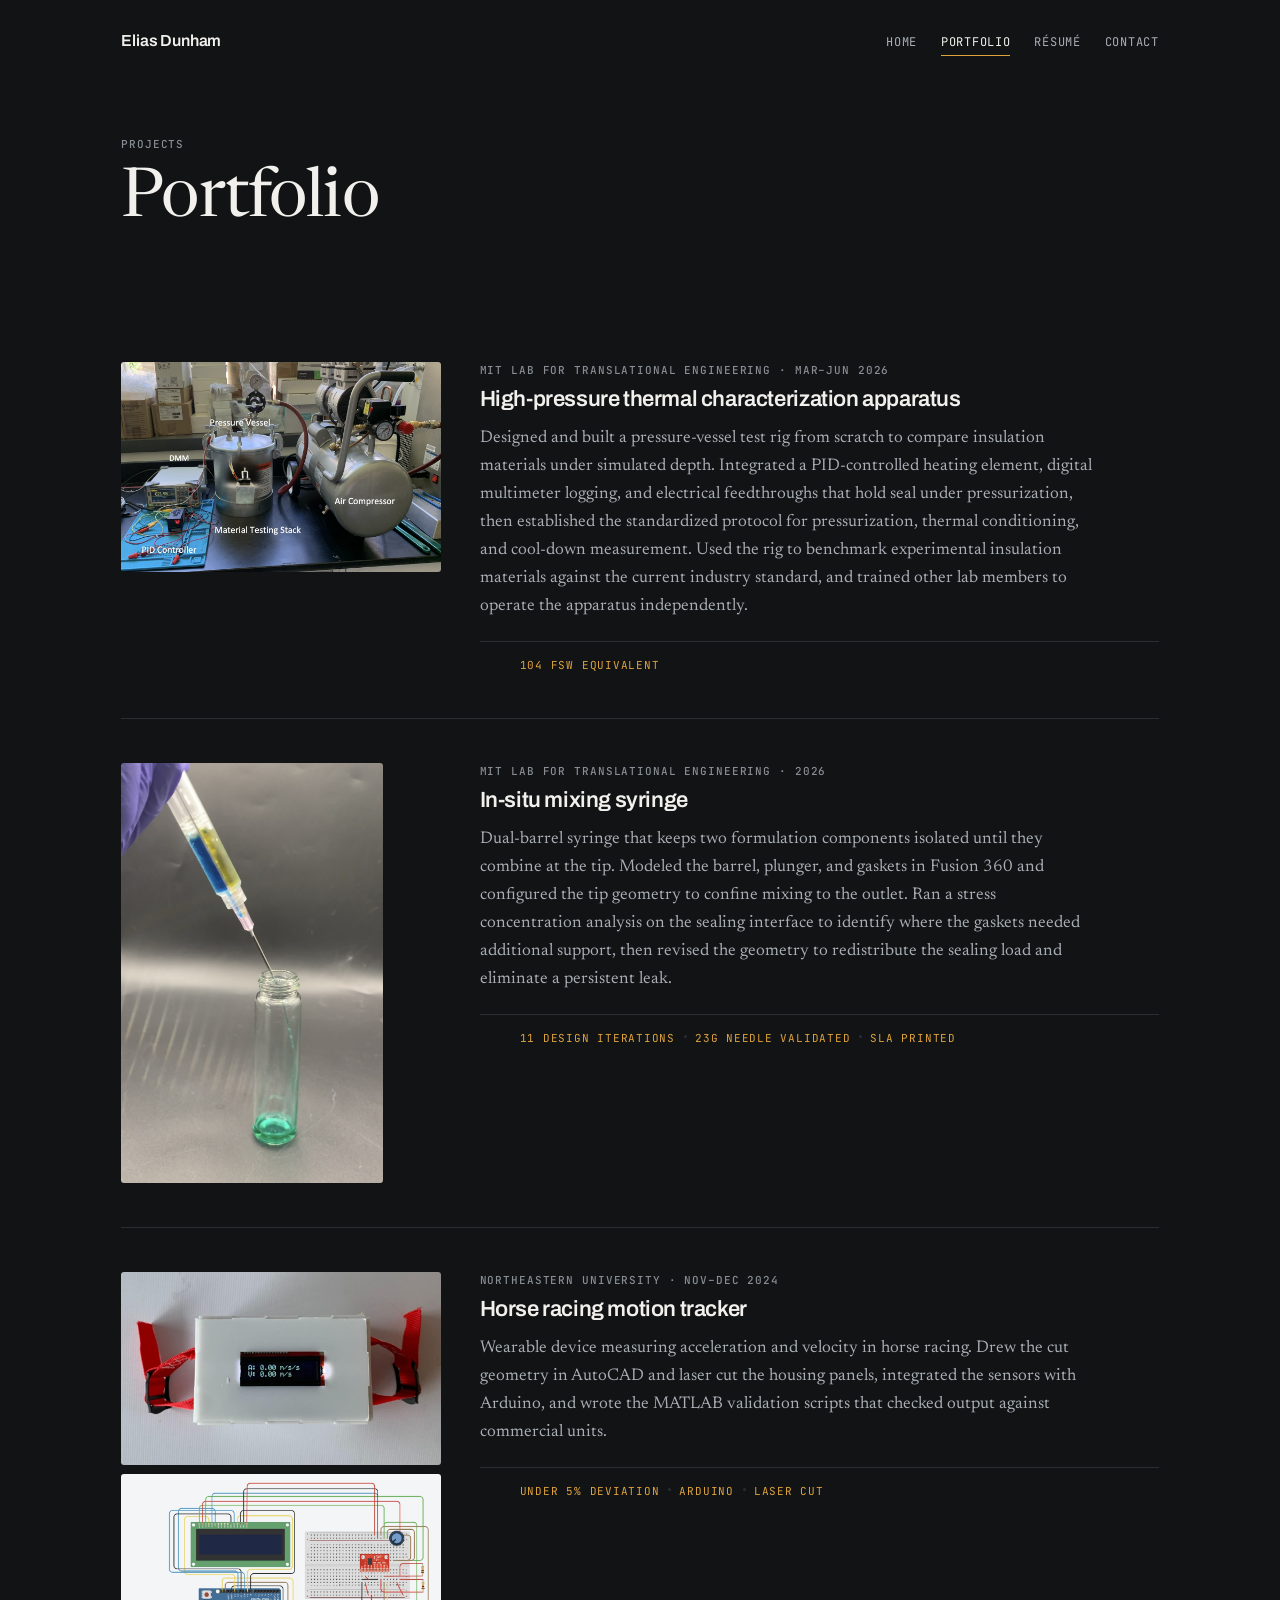
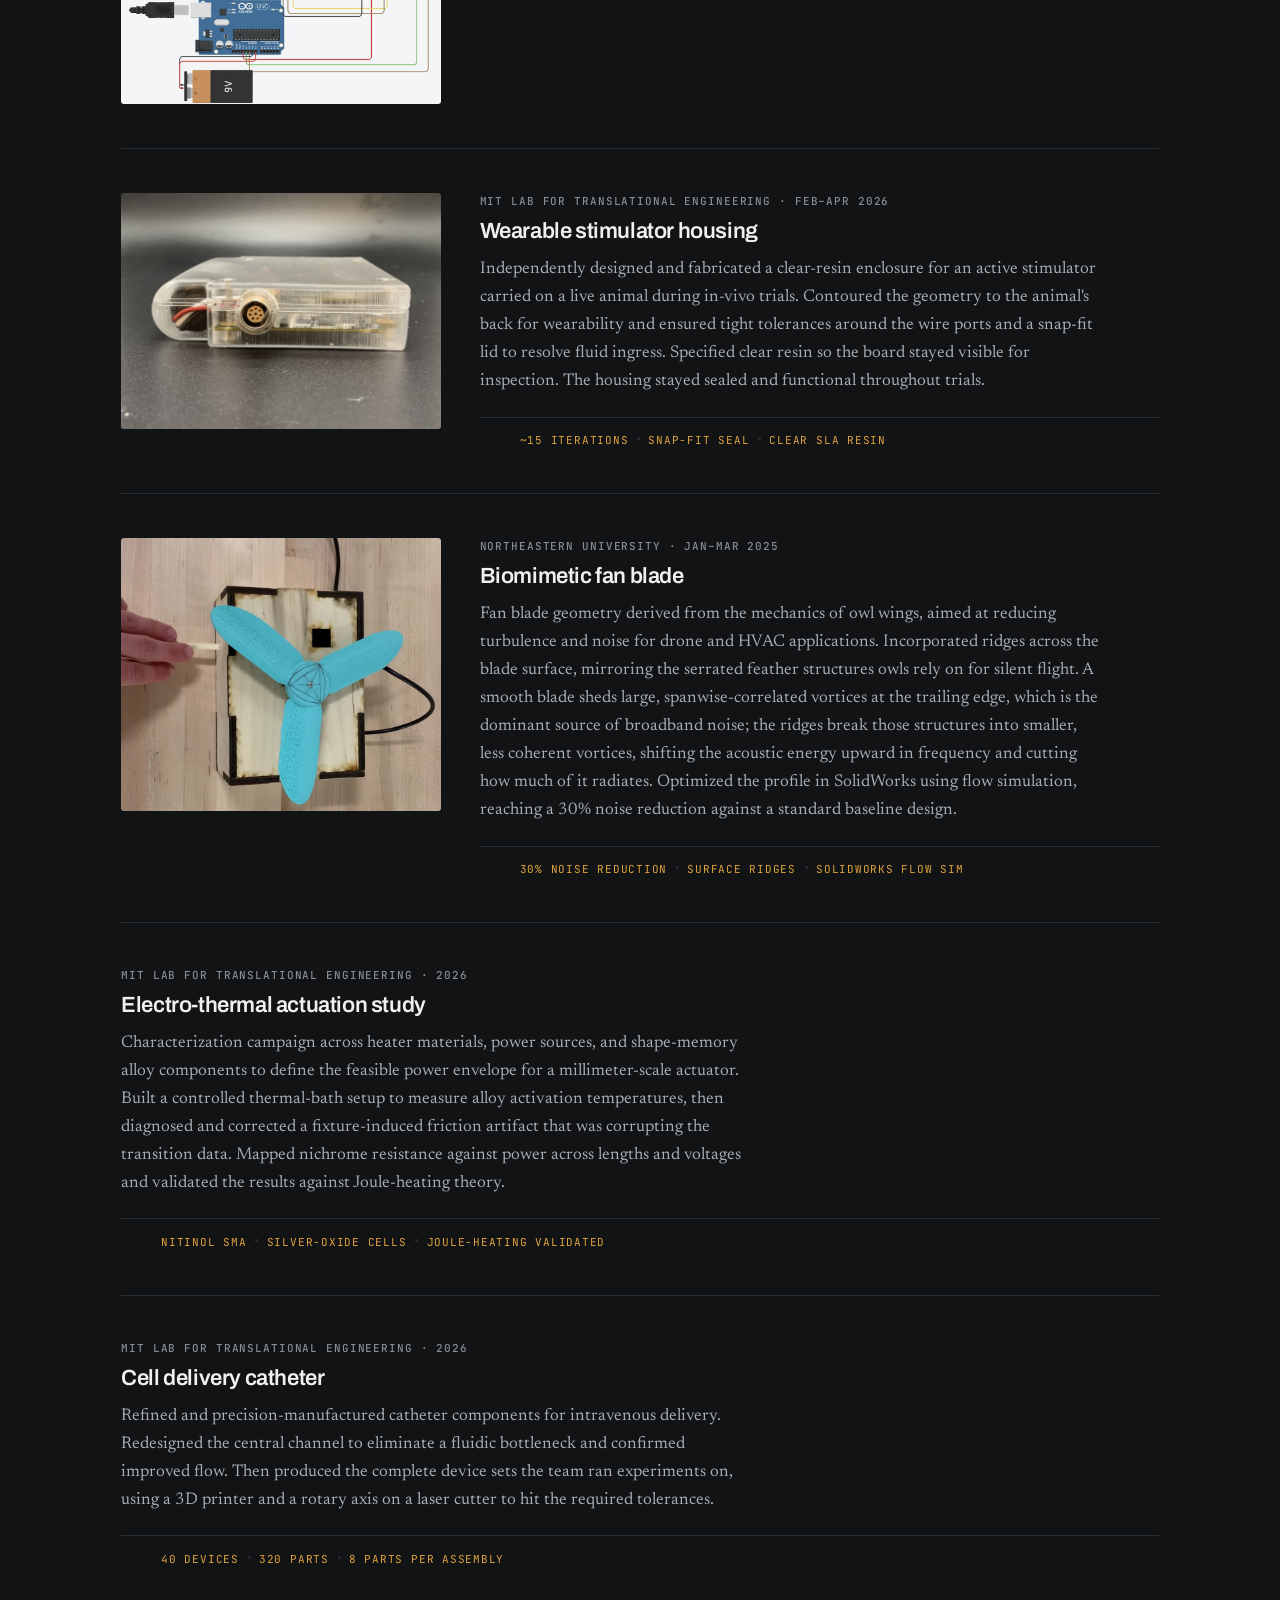
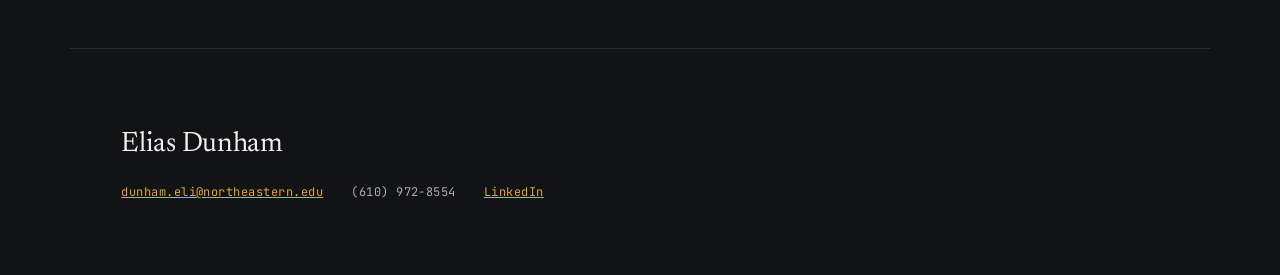
<file: portfolio_4.html>
<!DOCTYPE html>
<html lang="en">
<head>
<meta charset="utf-8">
<meta name="viewport" content="width=device-width, initial-scale=1">
<title>Portfolio | Elias Dunham</title>
<meta name="description" content="Engineering projects: high-pressure thermal test apparatus, medical device design, actuation studies, and instrumentation.">
<meta name="theme-color" content="#111315">
<link rel="canonical" href="https://eliasdunham.github.io/portfolio.html">
<link rel="icon" href="favicon.svg" type="image/svg+xml">

<meta property="og:type" content="website">
<meta property="og:site_name" content="Elias Dunham">
<meta property="og:title" content="Portfolio | Elias Dunham">
<meta property="og:description" content="Engineering projects: high-pressure thermal test apparatus, medical device design, actuation studies, and instrumentation.">
<meta property="og:url" content="https://eliasdunham.github.io/portfolio.html">
<meta property="og:image" content="https://eliasdunham.github.io/og-image.jpg">
<meta property="og:image:width" content="1200">
<meta property="og:image:height" content="630">
<meta property="og:image:alt" content="Custom high-pressure thermal testing apparatus on a lab bench">
<meta name="twitter:card" content="summary_large_image">
<meta name="twitter:title" content="Portfolio | Elias Dunham">
<meta name="twitter:description" content="Engineering projects: high-pressure thermal test apparatus, medical device design, actuation studies, and instrumentation.">
<meta name="twitter:image" content="https://eliasdunham.github.io/og-image.jpg">

<link rel="preconnect" href="https://fonts.googleapis.com">
<link rel="preconnect" href="https://fonts.gstatic.com" crossorigin>
<link href="https://fonts.googleapis.com/css2?family=Archivo:wght@500;600&family=Newsreader:ital,wght@0,400;0,500;1,400&family=JetBrains+Mono:wght@500&display=swap" rel="stylesheet">
<link rel="stylesheet" href="style.css">
</head>
<body>

<header class="topbar">
  <a class="wordmark" href="index.html">Elias Dunham</a>
  <nav aria-label="Primary">
    <a href="index.html">Home</a>
    <a href="portfolio.html" aria-current="page">Portfolio</a>
    <a href="resume.html">Résumé</a>
    <a href="contact.html">Contact</a>
  </nav>
</header>

<main>

  <section class="page-head">
    <p class="eyebrow">Projects</p>
    <h1>Portfolio</h1>
  </section>

  <!-- ============================================================
       IMAGE SIZING — three knobs, all optional.

       --w   on <div class="media">   image width inside the column.
                                      Default 100%. Use to shrink a
                                      photo so objects read at a
                                      sensible relative scale.
             e.g. <div class="media" style="--w: 200px">

       --col on <article class="proj"> width of the whole image column
                                       for that project only. Use when
                                       one photo needs to be LARGER
                                       than the 320px default.
             e.g. <article class="proj" style="--col: 440px">

       --h   on <div class="media side"> sets height instead of width.
                                        For tall photos. Images sit
                                        side by side at equal height.

       The global default column width is --media-w in style.css.
       ============================================================ -->
  <section class="band">

    <article class="proj">
      <div class="media">
        <img src="thermal-rig.jpg" alt="Custom high-pressure thermal testing apparatus with labeled pressure vessel, air compressor, digital multimeter, and PID controller">
      </div>
      <div class="proj-body">
        <p class="eyebrow">MIT Lab for Translational Engineering · Mar–Jun 2026</p>
        <h2>High-pressure thermal characterization apparatus</h2>
        <p>
          Designed and built a pressure-vessel test rig from scratch to compare insulation materials
          under simulated depth. Integrated a PID-controlled heating element, digital multimeter
          logging, and electrical feedthroughs that hold seal under pressurization, then established
          the standardized protocol for pressurization, thermal conditioning, and cool-down
          measurement. Used the rig to benchmark experimental insulation materials against the current
          industry standard, and trained other lab members to operate the apparatus independently.
        </p>
        <ul class="spec">
          <li>104 fsw equivalent</li>
        </ul>
      </div>
    </article>

    <article class="proj">
      <div class="media side" style="--h: 420px">
        <img src="mixing-syringe.jpg" alt="Dual-barrel syringe dispensing combined green fluid into a glass vial while the blue and yellow components stay separate in the barrel">
      </div>
      <div class="proj-body">
        <p class="eyebrow">MIT Lab for Translational Engineering · 2026</p>
        <h2>In-situ mixing syringe</h2>
        <p>
          Dual-barrel syringe that keeps two formulation components isolated until they combine at the
          tip. Modeled the barrel, plunger, and gaskets in Fusion 360 and configured the tip geometry
          to confine mixing to the outlet. Ran a stress concentration analysis on the sealing interface
          to identify where the gaskets needed additional support, then revised the geometry to
          redistribute the sealing load and eliminate a persistent leak.
        </p>
        <ul class="spec">
          <li>11 design iterations</li>
          <li>23G needle validated</li>
          <li>SLA printed</li>
        </ul>
      </div>
    </article>

    <article class="proj">
      <div class="media">
        <img src="motion-tracker.jpg" alt="Assembled horse racing motion tracker displaying live acceleration and velocity readings on an LCD">
        <img src="motion-tracker-circuit.jpg" alt="Wiring diagram of the motion tracker: Arduino Uno, accelerometer breakout on a breadboard, 16x2 LCD, potentiometer, and 9V supply">
      </div>
      <div class="proj-body">
        <p class="eyebrow">Northeastern University · Nov–Dec 2024</p>
        <h2>Horse racing motion tracker</h2>
        <p>
          Wearable device measuring acceleration and velocity in horse racing. Drew the cut geometry in
          AutoCAD and laser cut the housing panels, integrated the sensors with Arduino, and wrote the
          MATLAB validation scripts that checked output against commercial units.
        </p>
        <ul class="spec">
          <li>Under 5% deviation</li>
          <li>Arduino</li>
          <li>Laser cut</li>
        </ul>
      </div>
    </article>

    <article class="proj">
      <div class="media">
        <img src="housing.jpg" alt="Clear resin electronics housing with a sealed multi-pin wire port and snap-fit lid">
      </div>
      <div class="proj-body">
        <p class="eyebrow">MIT Lab for Translational Engineering · Feb–Apr 2026</p>
        <h2>Wearable stimulator housing</h2>
        <p>
          Independently designed and fabricated a clear-resin enclosure for an active stimulator carried
          on a live animal during in-vivo trials. Contoured the geometry to the animal's back for
          wearability and ensured tight tolerances around the wire ports and a snap-fit lid to resolve
          fluid ingress. Specified clear resin so the board stayed visible for inspection. The housing
          stayed sealed and functional throughout trials.
        </p>
        <ul class="spec">
          <li>~15 iterations</li>
          <li>Snap-fit seal</li>
          <li>Clear SLA resin</li>
        </ul>
      </div>
    </article>

    <article class="proj">
      <div class="media">
        <video src="fan-test.mp4" poster="fan-test-poster.jpg"
               autoplay loop muted playsinline preload="metadata"
               aria-label="The biomimetic fan blade running on its laser-cut test housing"></video>
      </div>
      <div class="proj-body">
        <p class="eyebrow">Northeastern University · Jan–Mar 2025</p>
        <h2>Biomimetic fan blade</h2>
        <p>
          Fan blade geometry derived from the mechanics of owl wings, aimed at reducing turbulence and
          noise for drone and HVAC applications. Incorporated ridges across the blade surface, mirroring
          the serrated feather structures owls rely on for silent flight. A smooth blade sheds large,
          spanwise-correlated vortices at the trailing edge, which is the dominant source of broadband
          noise; the ridges break those structures into smaller, less coherent vortices, shifting the
          acoustic energy upward in frequency and cutting how much of it radiates. Optimized the profile
          in SolidWorks using flow simulation, reaching a 30% noise reduction against a standard baseline
          design.
        </p>
        <ul class="spec">
          <li>30% noise reduction</li>
          <li>Surface ridges</li>
          <li>SolidWorks flow sim</li>
        </ul>
      </div>
    </article>

    <article class="proj proj-wide">
      <div class="proj-body">
        <p class="eyebrow">MIT Lab for Translational Engineering · 2026</p>
        <h2>Electro-thermal actuation study</h2>
        <p>
          Characterization campaign across heater materials, power sources, and shape-memory alloy
          components to define the feasible power envelope for a millimeter-scale actuator. Built a
          controlled thermal-bath setup to measure alloy activation temperatures, then diagnosed and
          corrected a fixture-induced friction artifact that was corrupting the transition data. Mapped
          nichrome resistance against power across lengths and voltages and validated the results
          against Joule-heating theory.
        </p>
        <ul class="spec">
          <li>Nitinol SMA</li>
          <li>Silver-oxide cells</li>
          <li>Joule-heating validated</li>
        </ul>
      </div>
    </article>

    <article class="proj proj-wide">
      <div class="proj-body">
        <p class="eyebrow">MIT Lab for Translational Engineering · 2026</p>
        <h2>Cell delivery catheter</h2>
        <p>
          Refined and precision-manufactured catheter components for intravenous delivery. Redesigned
          the central channel to eliminate a fluidic bottleneck and confirmed improved flow. Then produced
          the complete device sets the team ran experiments on, using a 3D printer and a rotary axis on a
          laser cutter to hit the required tolerances.
        </p>
        <ul class="spec">
          <li>40 devices</li>
          <li>320 parts</li>
          <li>8 parts per assembly</li>
        </ul>
      </div>
    </article>

  </section>

</main>

<footer>
  <p class="footer-name">Elias Dunham</p>
  <p class="footer-links">
    <a href="mailto:dunham.eli@northeastern.edu">dunham.eli@northeastern.edu</a>
    <span>(610) 972-8554</span>
    <a href="https://linkedin.com/in/elias-dunham">LinkedIn</a>
  </p>
</footer>


<script>
if (window.matchMedia('(prefers-reduced-motion: reduce)').matches) {
  document.querySelectorAll('video[autoplay]').forEach(function (v) {
    v.removeAttribute('autoplay');
    v.setAttribute('controls', '');
    v.pause();
  });
}
</script>
</body>
</html>
</file>
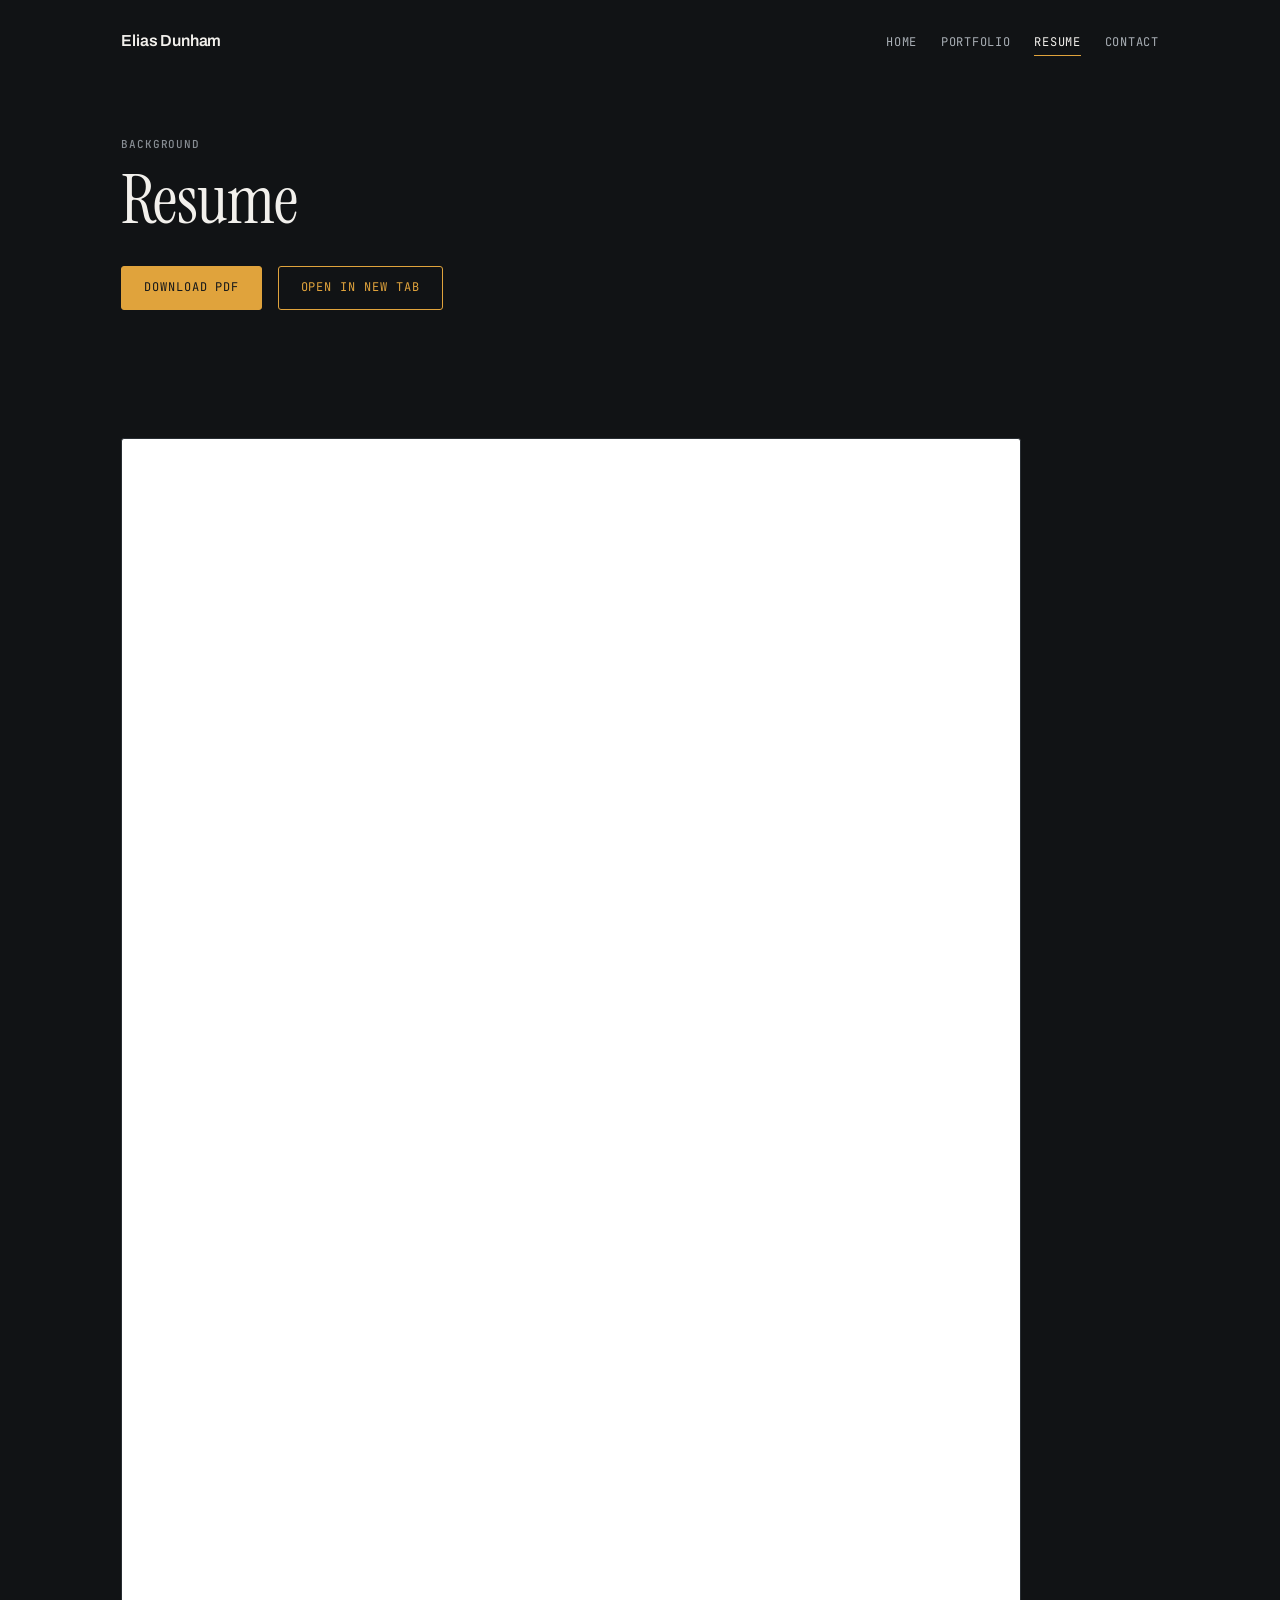
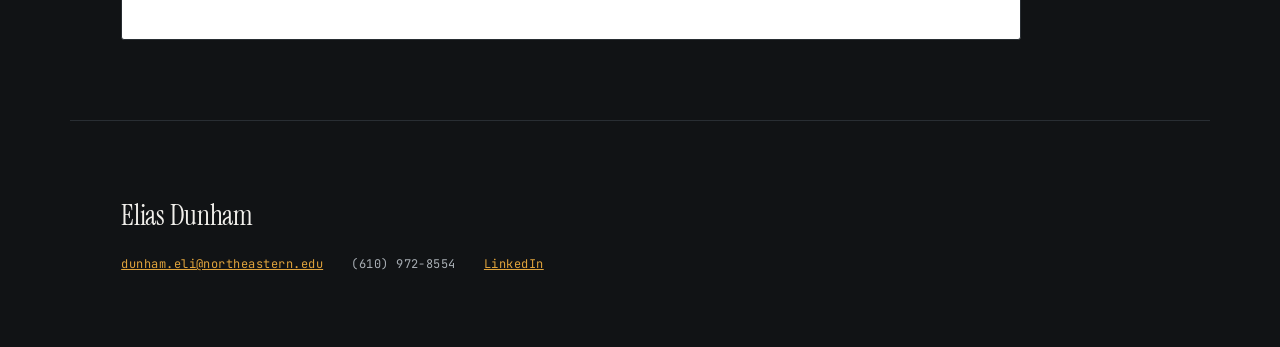
<file: resume.html>
<!DOCTYPE html>
<html lang="en">
<head>
<meta charset="utf-8">
<meta name="viewport" content="width=device-width, initial-scale=1">
<title>Resume | Elias Dunham</title>
<meta name="description" content="Resume of Elias Dunham, mechanical engineering and physics student at Northeastern University.">
<meta name="theme-color" content="#111315">
<link rel="canonical" href="https://eliasdunham.github.io/resume.html">
<link rel="icon" href="favicon.svg" type="image/svg+xml">

<!-- Link preview cards (LinkedIn, iMessage, Slack, email, Twitter/X) -->
<meta property="og:type" content="website">
<meta property="og:site_name" content="Elias Dunham">
<meta property="og:title" content="Resume | Elias Dunham">
<meta property="og:description" content="Resume of Elias Dunham, mechanical engineering and physics student at Northeastern University.">
<meta property="og:url" content="https://eliasdunham.github.io/resume.html">
<meta property="og:image" content="https://eliasdunham.github.io/og-image.jpg">
<meta property="og:image:width" content="1200">
<meta property="og:image:height" content="630">
<meta property="og:image:alt" content="Custom high-pressure thermal testing apparatus on a lab bench">
<meta name="twitter:card" content="summary_large_image">
<meta name="twitter:title" content="Resume | Elias Dunham">
<meta name="twitter:description" content="Resume of Elias Dunham, mechanical engineering and physics student at Northeastern University.">
<meta name="twitter:image" content="https://eliasdunham.github.io/og-image.jpg">

<link rel="preconnect" href="https://fonts.googleapis.com">
<link rel="preconnect" href="https://fonts.gstatic.com" crossorigin>
<link href="https://fonts.googleapis.com/css2?family=Archivo:wght@500;600&family=Instrument+Serif:ital@0;1&family=Newsreader:ital,wght@0,400;0,500;1,400&family=JetBrains+Mono:wght@500&display=swap" rel="stylesheet">
<link rel="stylesheet" href="style.css">
</head>
<body>

<header class="topbar">
  <a class="wordmark" href="index.html">Elias Dunham</a>
  <nav aria-label="Primary">
    <a href="index.html">Home</a>
    <a href="portfolio.html">Portfolio</a>
    <a href="resume.html" aria-current="page">Resume</a>
    <a href="contact.html">Contact</a>
  </nav>
</header>

<main>

  <section class="page-head">
    <p class="eyebrow">Background</p>
    <h1>Resume</h1>
    <p class="actions">
      <a class="btn" href="resume.pdf" download>Download PDF</a>
      <a class="btn btn-quiet" href="resume.pdf" target="_blank" rel="noopener">Open in new tab</a>
    </p>
  </section>

  <section class="band resume-view">

    <!-- Desktop and tablet: the live PDF, embedded.
         Hidden below 820px because mobile browsers handle PDF
         embeds badly. -->
    <div class="pdf-frame">
      <iframe src="resume.pdf#view=FitH&amp;toolbar=0"
              title="Resume of Elias Dunham"
              loading="lazy"></iframe>
    </div>

    <!-- Phones: a rendered image of the same page, tappable to open
         the real PDF. Identical formatting, loads everywhere. -->
    <div class="pdf-fallback">
      <a href="resume.pdf" target="_blank" rel="noopener">
        <img src="resume-page.jpg" alt="Resume of Elias Dunham. Tap to open the PDF.">
      </a>
      <p class="proj-note">Tap the resume to open the full PDF.</p>
    </div>

  </section>

</main>

<footer>
  <p class="footer-name">Elias Dunham</p>
  <p class="footer-links">
    <a href="mailto:dunham.eli@northeastern.edu">dunham.eli@northeastern.edu</a>
    <span>(610) 972-8554</span>
    <a href="https://linkedin.com/in/elias-dunham">LinkedIn</a>
  </p>
</footer>

</body>
</html>
</file>
<file: style.css>
/* ==========================================================================
   Elias Dunham — portfolio
   One stylesheet for all four pages.
   Palette, type, and spacing live in :root. Change a value there and it
   propagates everywhere.
   ========================================================================== */

:root {
  color-scheme: dark;

  --paper:      #111315;   /* page background */
  --surface:    #1c2023;   /* cards and panels */
  --ink:        #f2f0ec;   /* headings and body */
  --ink-2:      #a8aeb4;   /* secondary text */
  --ink-3:      #878d93;   /* captions, metadata */
  --rule:       #292e33;   /* hairlines and image placeholders */
  --accent:     #e0a33c;   /* spec strips, links, focus ring */
  --accent-ink: #14171a;   /* text on accent fills */

  --display: "Archivo", system-ui, sans-serif;
  --title:   "Instrument Serif", "Newsreader", Georgia, serif;
  --body:    "Newsreader", Georgia, serif;
  --mono:    "JetBrains Mono", ui-monospace, monospace;

  --measure: 62ch;         /* max line length for prose */
  --page:    1140px;       /* max content width */
  --gutter:  clamp(1.25rem, 4vw, 3.5rem);

  /* Width of the project image column. Change this one number and every
     project photo resizes together, keeping its own proportions. */
  --media-w: 320px;
}

*, *::before, *::after { box-sizing: border-box; }

html { -webkit-text-size-adjust: 100%; }

body {
  margin: 0;
  background: var(--paper);
  color: var(--ink);
  font-family: var(--body);
  font-size: 1.0625rem;
  line-height: 1.65;
  font-synthesis: none;
  -webkit-font-smoothing: antialiased;
  -moz-osx-font-smoothing: grayscale;
}

img { display: block; max-width: 100%; height: auto; }

a { color: var(--accent); }

a:hover { color: #efc077; }

:focus-visible {
  outline: 2px solid var(--accent);
  outline-offset: 3px;
}

/* --------------------------------------------------------------------------
   Shared type roles
   -------------------------------------------------------------------------- */

.eyebrow {
  margin: 0;
  font-family: var(--mono);
  font-size: 0.6875rem;
  font-weight: 500;
  line-height: 1.5;
  letter-spacing: 0.08em;
  text-transform: uppercase;
  color: var(--ink-3);
}

.section-head {
  margin: 0 0 1.75rem;
  padding-bottom: 0.75rem;
  border-bottom: 1px solid var(--rule);
  font-family: var(--mono);
  font-size: 0.75rem;
  font-weight: 500;
  letter-spacing: 0.14em;
  text-transform: uppercase;
  color: var(--ink-2);
}

.lede {
  max-width: var(--measure);
  margin: 1.5rem 0 0;
  font-size: 1.1875rem;
  color: var(--ink-2);
}

.prose p {
  max-width: var(--measure);
  margin: 0 0 1.25rem;
  font-size: 1.125rem;
  color: var(--ink-2);
}

/* --------------------------------------------------------------------------
   Layout shell
   -------------------------------------------------------------------------- */

.topbar,
main,
footer {
  max-width: var(--page);
  margin-inline: auto;
  padding-inline: var(--gutter);
}

.band { padding-block: clamp(3rem, 7vw, 5rem); }

.band + .band { border-top: 1px solid var(--rule); }

/* --------------------------------------------------------------------------
   Top bar
   -------------------------------------------------------------------------- */

.topbar {
  display: flex;
  flex-wrap: wrap;
  align-items: baseline;
  justify-content: space-between;
  gap: 0.75rem 1.5rem;
  padding-block: 1.75rem 0;
}

.wordmark {
  font-family: var(--display);
  font-size: 1rem;
  font-weight: 600;
  letter-spacing: -0.01em;
  color: var(--ink);
  text-decoration: none;
}

.topbar nav {
  display: flex;
  flex-wrap: wrap;
  gap: 1.5rem;
}

.topbar nav a {
  font-family: var(--mono);
  font-size: 0.75rem;
  letter-spacing: 0.06em;
  text-transform: uppercase;
  color: var(--ink-2);
  text-decoration: none;
  padding-bottom: 2px;
  border-bottom: 1px solid transparent;
}

.topbar nav a:hover { color: var(--ink); border-bottom-color: var(--accent); }

.topbar nav a[aria-current="page"] {
  color: var(--ink);
  border-bottom-color: var(--accent);
}

/* --------------------------------------------------------------------------
   Page heads
   -------------------------------------------------------------------------- */

.hero { padding-block: clamp(4rem, 12vw, 8rem) clamp(2.5rem, 6vw, 4rem); }

.hero h1 {
  margin: 1.25rem 0 0;
  font-family: var(--title);
  font-size: clamp(3rem, 10vw, 6rem);
  font-weight: 400;
  line-height: 0.95;
  letter-spacing: -0.015em;
}

.page-head { padding-block: clamp(3rem, 8vw, 5rem) clamp(2rem, 5vw, 3rem); }

.page-head h1 {
  margin: 0.85rem 0 0;
  font-family: var(--title);
  font-size: clamp(2.5rem, 7vw, 4.25rem);
  font-weight: 400;
  line-height: 1;
  letter-spacing: -0.012em;
}

/* --------------------------------------------------------------------------
   Buttons
   -------------------------------------------------------------------------- */

.actions {
  display: flex;
  flex-wrap: wrap;
  gap: 0.75rem 1rem;
  margin: 2rem 0 0;
}

.btn {
  display: inline-block;
  padding: 0.7rem 1.35rem;
  background: var(--accent);
  color: var(--accent-ink);
  border: 1px solid var(--accent);
  border-radius: 3px;
  font-family: var(--mono);
  font-size: 0.75rem;
  letter-spacing: 0.08em;
  text-transform: uppercase;
  text-decoration: none;
  transition: opacity 160ms ease;
}

.btn:hover { opacity: 0.85; }

.btn-quiet { background: transparent; color: var(--accent); }

.btn-quiet:hover { background: var(--surface); opacity: 1; }

/* --------------------------------------------------------------------------
   Home — about block
   -------------------------------------------------------------------------- */

.about {
  display: grid;
  grid-template-columns: minmax(0, 1fr) 280px;
  gap: clamp(2rem, 5vw, 4rem);
  align-items: start;
}

.about-text p:not(.actions) {
  max-width: var(--measure);
  margin: 0;
  font-size: 1.125rem;
  color: var(--ink-2);
}

.about-portrait {
  margin: 0;
  aspect-ratio: 4 / 5;
  overflow: hidden;
  background: var(--rule);
  border-radius: 3px;
}

.about-portrait img {
  width: 100%;
  height: 100%;
  object-fit: cover;
  background: var(--rule);
}

/* --------------------------------------------------------------------------
   Home — skillset cards
   -------------------------------------------------------------------------- */

.skillset {
  display: grid;
  grid-template-columns: repeat(auto-fit, minmax(min(260px, 100%), 1fr));
  gap: clamp(1rem, 2.5vw, 1.75rem);
}

.skill {
  padding: 1.65rem 1.5rem 1.5rem;
  background: var(--surface);
  border: 1px solid var(--rule);
  border-radius: 3px;
  margin: 0;
}

.skill-icon {
  display: block;
  width: 32px;
  height: 32px;
  color: var(--accent);
}

.skill-icon svg { width: 100%; height: 100%; }

.skill h3 {
  margin: 1.15rem 0 0.5rem;
  font-family: var(--display);
  font-size: 1.1875rem;
  font-weight: 600;
  line-height: 1.2;
  letter-spacing: -0.015em;
}

.skill p {
  margin: 0;
  font-size: 1rem;
  color: var(--ink-2);
}

/* --------------------------------------------------------------------------
   Signature element: the spec strip
   Real measured values, in the utility face, under every project.
   -------------------------------------------------------------------------- */

.spec {
  display: flex;
  flex-wrap: wrap;
  gap: 0.35rem 1.25rem;
  margin: 1.25rem 0 0;
  padding-top: 0.85rem;
  border-top: 1px solid var(--rule);
  list-style: none;
  font-family: var(--mono);
  font-size: 0.6875rem;
  letter-spacing: 0.07em;
  text-transform: uppercase;
  color: var(--accent);
}

.spec li { position: relative; }

.spec li + li::before {
  content: "";
  position: absolute;
  left: -0.7rem;
  top: 0.55em;
  width: 3px;
  height: 3px;
  border-radius: 50%;
  background: var(--rule);
}

/* --------------------------------------------------------------------------
   Portfolio — project blocks
   Media sits in a left column, text on the right. Images fill the column
   width at their own natural aspect ratio, so nothing is cropped to fit a
   frame and no padding or border is ever drawn.
   --media-w controls the column width for every project at once.
   -------------------------------------------------------------------------- */

.proj {
  display: grid;
  grid-template-columns: var(--col, var(--media-w)) minmax(0, 1fr);
  gap: clamp(1.5rem, 3vw, 2.75rem);
  margin: 0;
}

/* Projects with no photograph: text spans the full width. */
.proj-wide { grid-template-columns: minmax(0, 1fr); }

.proj + .proj {
  margin-top: 2.75rem;
  padding-top: 2.75rem;
  border-top: 1px solid var(--rule);
}

.proj h2 {
  margin: 0.5rem 0 0.75rem;
  font-family: var(--display);
  font-size: 1.375rem;
  font-weight: 600;
  line-height: 1.2;
  letter-spacing: -0.018em;
}

/* Default: images fill the column and stack vertically. */
.media {
  display: grid;
  gap: 0.6rem;
  align-content: start;
}

.media img,
.media video {
  display: block;
  width: var(--w, 100%);
  height: auto;
  max-width: 100%;
  border-radius: 3px;
  transition: transform 400ms ease;
}

/* Modifier for tall photos: place them side by side at a shared height
   set by --h in the HTML, rather than stacking them full width. */
.media.side {
  display: flex;
  flex-wrap: wrap;
  align-items: flex-start;
}

.media.side img {
  width: auto;
  height: var(--h, 240px);
  max-width: 100%;
}

.proj-body p:not(.eyebrow):not(.proj-note) {
  max-width: var(--measure);
  margin: 0;
  color: var(--ink-2);
}

.proj-note {
  margin: 1.1rem 0 0;
  padding-top: 0.75rem;
  border-top: 1px solid var(--rule);
  max-width: var(--measure);
  font-family: var(--mono);
  font-size: 0.6875rem;
  line-height: 1.5;
  letter-spacing: 0.04em;
  color: var(--ink-3);
}

/* --------------------------------------------------------------------------
   Résumé — embedded PDF with an image fallback for phones
   -------------------------------------------------------------------------- */

.resume-view { max-width: 900px; }

.pdf-frame {
  background: #ffffff;
  border: 1px solid var(--rule);
  border-radius: 3px;
  overflow: hidden;
  padding: 10px;
}

.pdf-frame iframe {
  display: block;
  width: 100%;
  height: min(150vh, 1180px);
  border: 0;
}

.pdf-fallback { display: none; }

.pdf-fallback img {
  width: 100%;
  border: 10px solid #ffffff;
  border-radius: 3px;
  background: #ffffff;
}

.pdf-fallback .proj-note { text-align: center; }

@media (max-width: 820px) {
  .pdf-frame    { display: none; }
  .pdf-fallback { display: block; }
}

/* --------------------------------------------------------------------------
   Résumé
   -------------------------------------------------------------------------- */

.resume .res-block + .res-block {
  margin-top: 3rem;
  padding-top: 3rem;
  border-top: 1px solid var(--rule);
}

.res-block {
  display: grid;
  grid-template-columns: 190px 1fr;
  gap: clamp(1rem, 3vw, 2.5rem);
}

.res-block .section-head {
  margin: 0;
  padding-bottom: 0;
  border-bottom: 0;
}

.entry + .entry {
  margin-top: 2.25rem;
  padding-top: 2.25rem;
  border-top: 1px solid var(--rule);
}

.entry-head {
  display: flex;
  flex-wrap: wrap;
  align-items: baseline;
  justify-content: space-between;
  gap: 0.25rem 1.5rem;
}

.entry-head h3 {
  margin: 0;
  font-family: var(--display);
  font-size: 1.25rem;
  font-weight: 600;
  letter-spacing: -0.015em;
}

.entry-meta {
  margin: 0;
  font-family: var(--mono);
  font-size: 0.6875rem;
  letter-spacing: 0.06em;
  text-transform: uppercase;
  color: var(--ink-3);
  white-space: nowrap;
}

.entry-role {
  margin: 0.35rem 0 0.9rem;
  font-style: italic;
  color: var(--accent);
}

.entry ul,
.res-list {
  margin: 0;
  padding-left: 1.15rem;
  max-width: var(--measure);
  color: var(--ink-2);
}

/* Inline "Label: value" lines, e.g. Coursework, Extracurriculars, Awards */
.entry-line {
  max-width: var(--measure);
  margin: 0 0 0.5rem;
  color: var(--ink-2);
}

.entry-line:last-child { margin-bottom: 0; }

.entry-line strong {
  font-family: var(--display);
  font-size: 0.9375rem;
  font-weight: 600;
  color: var(--ink);
}

.entry li,
.res-list li { margin-bottom: 0.5rem; }

.entry li::marker,
.res-list li::marker { color: var(--rule); }

.res-note {
  margin: 1.5rem 0 0;
  font-family: var(--mono);
  font-size: 0.75rem;
  letter-spacing: 0.04em;
}

/* --------------------------------------------------------------------------
   Skills and contact definition lists
   -------------------------------------------------------------------------- */

.skills {
  display: grid;
  grid-template-columns: repeat(auto-fit, minmax(min(260px, 100%), 1fr));
  gap: 1.75rem clamp(2rem, 5vw, 3.5rem);
  margin: 0;
}

.skills dt {
  margin-bottom: 0.55rem;
  padding-bottom: 0.45rem;
  border-bottom: 1px solid var(--rule);
  font-family: var(--mono);
  font-size: 0.6875rem;
  font-weight: 500;
  letter-spacing: 0.08em;
  text-transform: uppercase;
  color: var(--accent);
}

.skills dd { margin: 0; color: var(--ink-2); }

.contact-list {
  display: grid;
  grid-template-columns: repeat(auto-fit, minmax(min(240px, 100%), 1fr));
  gap: 2rem clamp(2rem, 5vw, 3.5rem);
  margin: 0;
}

.contact-list dt {
  margin-bottom: 0.5rem;
  font-family: var(--mono);
  font-size: 0.6875rem;
  font-weight: 500;
  letter-spacing: 0.08em;
  text-transform: uppercase;
  color: var(--ink-3);
}

.contact-list dd {
  margin: 0;
  font-family: var(--display);
  font-size: 1.0625rem;
  font-weight: 500;
  word-break: break-word;
}

.contact-list dd a { text-decoration-thickness: 1px; text-underline-offset: 3px; }

/* --------------------------------------------------------------------------
   Footer
   -------------------------------------------------------------------------- */

footer {
  padding-block: clamp(3rem, 6vw, 4.5rem);
  border-top: 1px solid var(--rule);
}

.footer-name {
  margin: 0 0 1rem;
  font-family: var(--title);
  font-size: 1.75rem;
  font-weight: 400;
  letter-spacing: -0.01em;
}

.footer-links {
  display: flex;
  flex-wrap: wrap;
  gap: 0.5rem 1.75rem;
  margin: 0;
  font-family: var(--mono);
  font-size: 0.75rem;
  letter-spacing: 0.04em;
  color: var(--ink-2);
}

/* --------------------------------------------------------------------------
   Responsive
   -------------------------------------------------------------------------- */

@media (max-width: 860px) {
  .about { grid-template-columns: 1fr; }
  .about-portrait { max-width: 240px; order: -1; }
  .res-block { grid-template-columns: 1fr; }
  .res-block .section-head {
    padding-bottom: 0.75rem;
    border-bottom: 1px solid var(--rule);
  }
}

@media (max-width: 700px) {
  /* On phones the media moves above the text and images go full width. */
  .proj { grid-template-columns: minmax(0, 1fr); gap: 1.25rem; }
  .media.side img, .media.side video { height: auto; width: 100%; }
  .media.side { display: grid; gap: 0.6rem; }
  .entry-meta { white-space: normal; }
}

/* --------------------------------------------------------------------------
   Motion — hover lift on images, gentle load-in, both opt-out
   -------------------------------------------------------------------------- */

@media (prefers-reduced-motion: no-preference) {
  .media img:hover { transform: scale(1.02); }

  .hero .eyebrow,
  .hero h1,
  .page-head .eyebrow,
  .page-head h1,
  .page-head .lede {
    animation: rise 550ms cubic-bezier(0.2, 0.7, 0.3, 1) backwards;
  }
  .hero .eyebrow, .page-head .eyebrow { animation-delay: 40ms; }
  .hero h1, .page-head h1             { animation-delay: 110ms; }
  .page-head .lede                    { animation-delay: 190ms; }

  @keyframes rise {
    from { opacity: 0; transform: translateY(10px); }
    to   { opacity: 1; transform: none; }
  }
}
</file>
